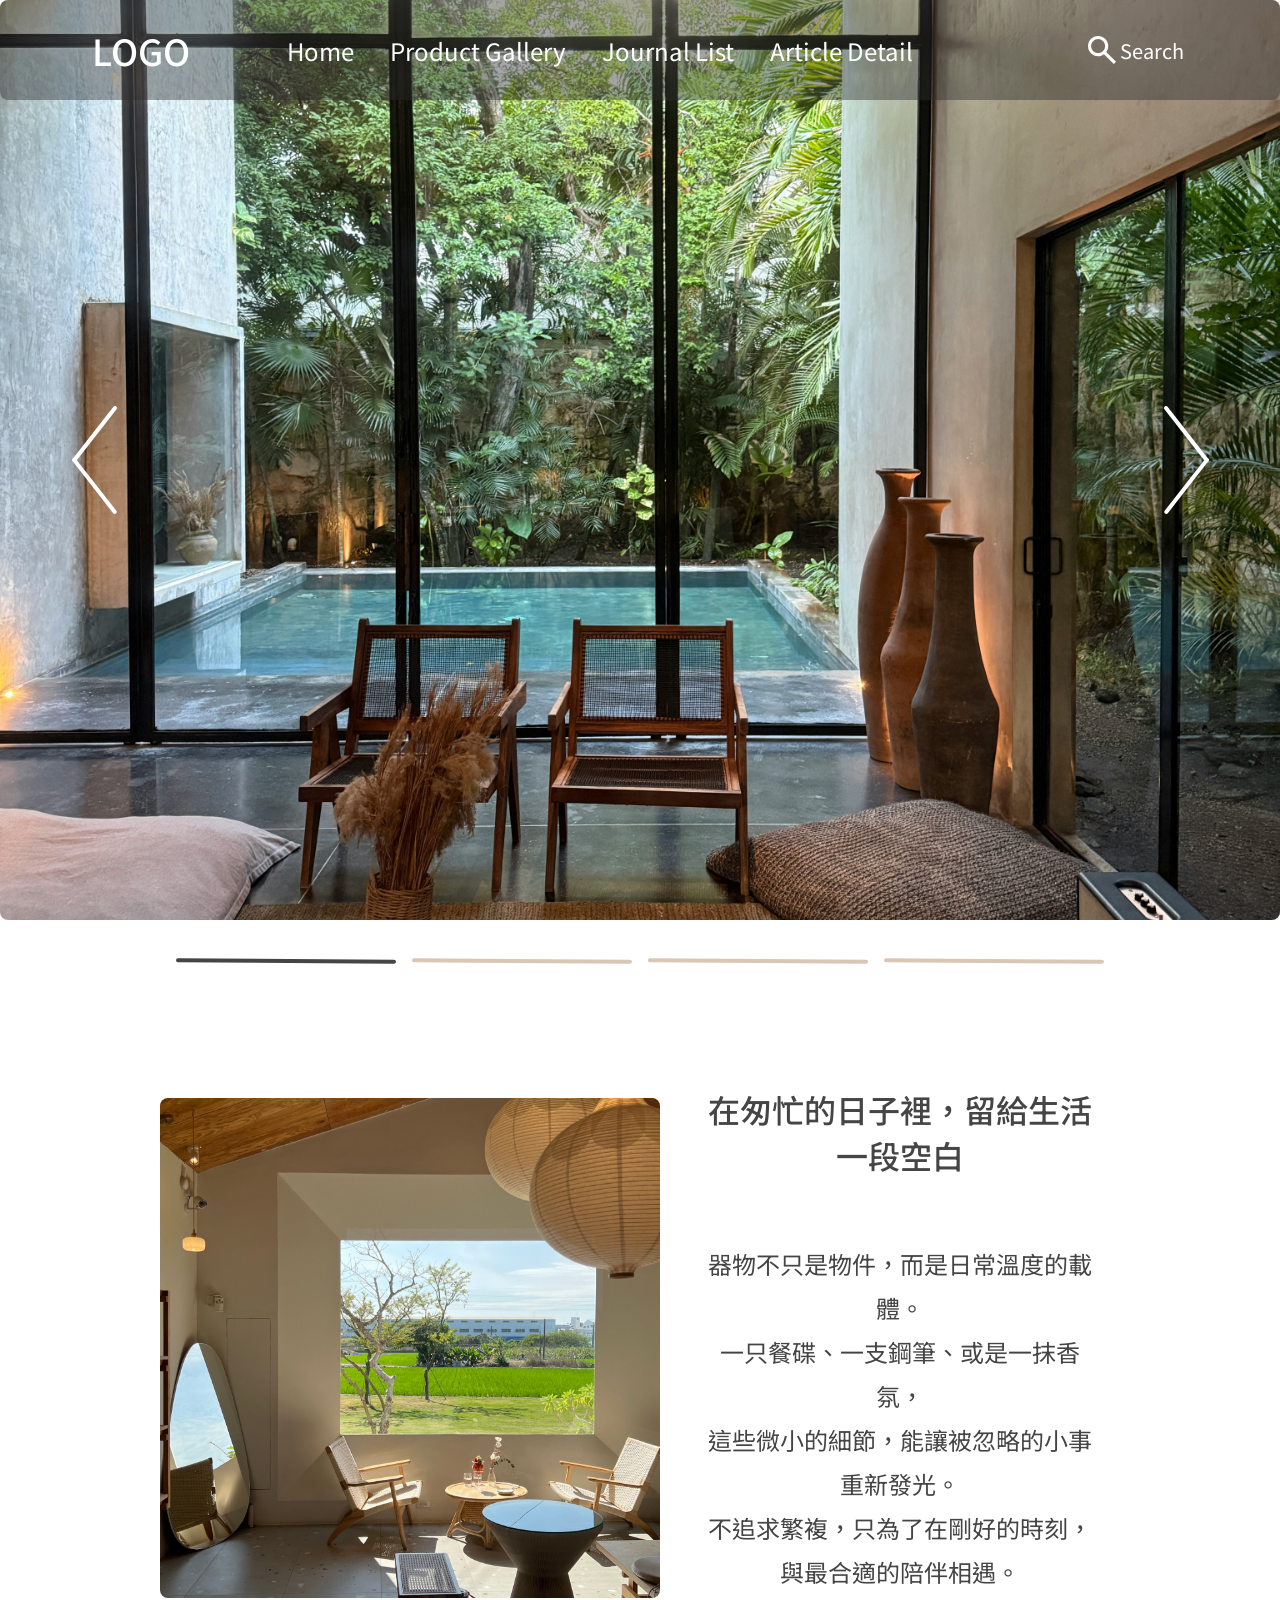
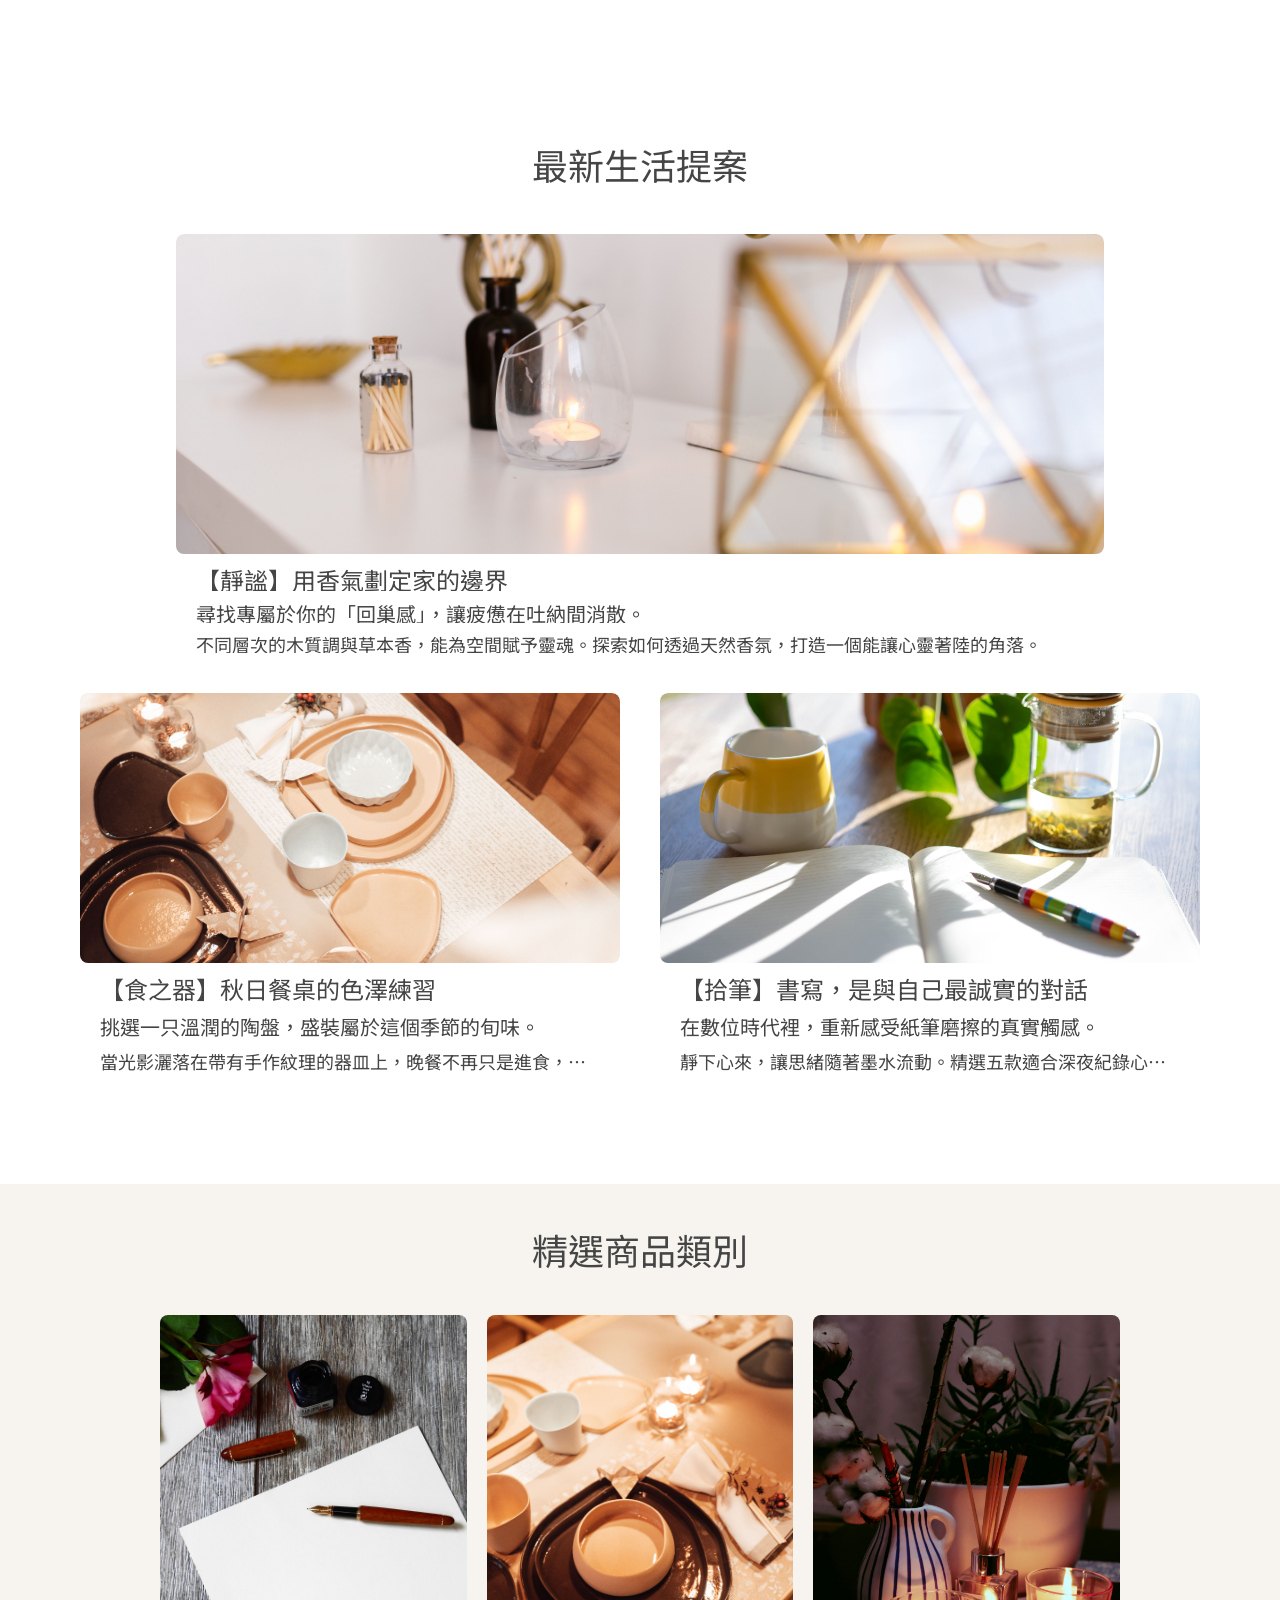
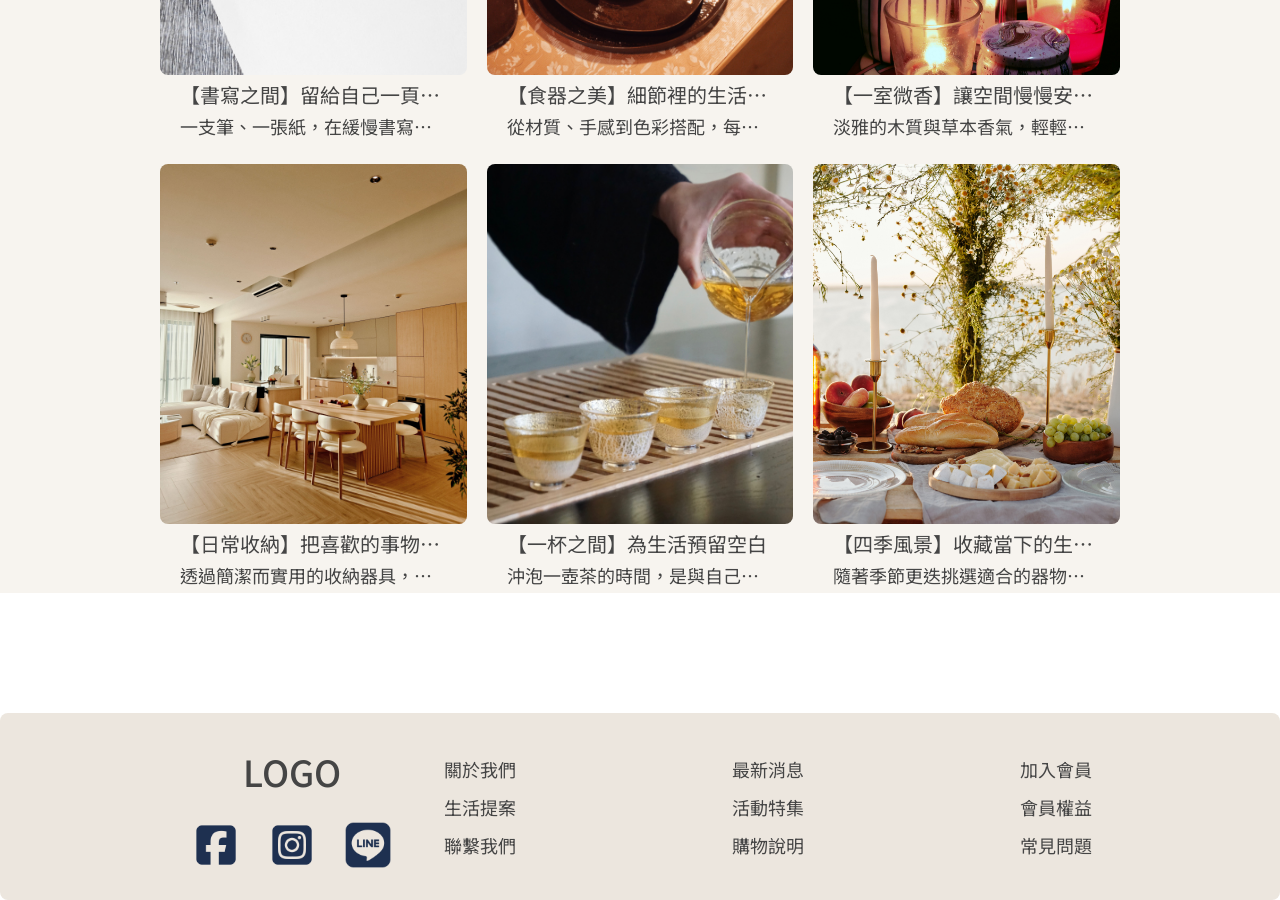
<file: index.html>
<!doctype html>
<html lang="zh-Hant">
  <head>
    <meta charset="utf-8">
    <meta name="viewport" content="width=device-width, initial-scale=1">
    <meta name="description" content="以器物、香氣與生活提案，收藏日常裡值得慢慢感受的片刻。">
    <title>生活選物｜首頁</title>
    <link rel="stylesheet" href="css/styles.css">
    <link rel="stylesheet" href="css/components.css">
    <link rel="stylesheet" href="css/layout.css">
    <script src="js/main.js" defer></script>
  </head>
  <body class="home-page" data-page="home">
    <main>
      <!-- 首頁主視覺與輪播 -->
      <section class="home-hero" aria-label="首頁主視覺" aria-roledescription="輪播圖" data-carousel>
        <div class="home-hero__media" aria-live="polite">
          <div class="home-hero__slide is-current" id="home-hero-slide-1" role="group" aria-label="第 1 張，共 4 張" aria-hidden="false" data-carousel-slide>
            <img src="assets/images/home/home-hero.jpg" alt="落地窗外的綠意庭院與室內木質家具">
          </div>
          <div class="home-hero__slide" id="home-hero-slide-2" role="group" aria-label="第 2 張，共 4 張" aria-hidden="true" data-carousel-slide>
            <img src="assets/images/home/home-hero.jpg" alt="落地窗外的綠意庭院與室內木質家具">
          </div>
          <div class="home-hero__slide" id="home-hero-slide-3" role="group" aria-label="第 3 張，共 4 張" aria-hidden="true" data-carousel-slide>
            <img src="assets/images/home/home-hero.jpg" alt="落地窗外的綠意庭院與室內木質家具">
          </div>
          <div class="home-hero__slide" id="home-hero-slide-4" role="group" aria-label="第 4 張，共 4 張" aria-hidden="true" data-carousel-slide>
            <img src="assets/images/home/home-hero.jpg" alt="落地窗外的綠意庭院與室內木質家具">
          </div>
        </div>

        <!-- 首頁透明頁首 -->
        <header class="site-header site-header--overlay">
          <div class="site-header__inner">
            <a class="site-logo" href="index.html" aria-label="返回首頁">LOGO</a>

            <nav class="primary-navigation" id="primary-navigation" aria-label="主要導覽">
              <ul class="primary-navigation__list">
                <li><a class="primary-navigation__link" href="index.html" aria-current="page">Home</a></li>
                <li><a class="primary-navigation__link" href="products.html">Product Gallery</a></li>
                <li><a class="primary-navigation__link" href="journal.html">Journal List</a></li>
                <li><a class="primary-navigation__link" href="article.html">Article Detail</a></li>
              </ul>
            </nav>

            <button
              class="header-search"
              type="button"
              aria-controls="site-search-panel"
              aria-expanded="false"
              data-search-toggle
            >
              <img src="assets/icons/search.svg" alt="">
              <span>Search</span>
            </button>

            <button
              class="mobile-menu-toggle"
              type="button"
              aria-label="開啟導覽選單"
              aria-controls="primary-navigation"
              aria-expanded="false"
              data-menu-toggle
            >
              <span class="mobile-menu-toggle__line"></span>
              <span class="mobile-menu-toggle__line"></span>
              <span class="mobile-menu-toggle__line"></span>
            </button>
          </div>
        </header>

        <!-- 站內搜尋面板 -->
        <form class="site-search" id="site-search-panel" role="search" aria-label="站內搜尋" data-search-form hidden>
          <div class="site-search__header">
            <h2 class="site-search__title">搜尋生活選物</h2>
            <button class="site-search__close" type="button" aria-label="關閉搜尋" data-search-close>×</button>
          </div>
          <label class="site-search__label" for="site-search-input">輸入關鍵字</label>
          <input
            class="site-search__input"
            id="site-search-input"
            type="search"
            placeholder="例如：香氛、茶器、書寫"
            autocomplete="off"
            data-search-input
          >
          <p class="site-search__summary" aria-live="polite" data-search-summary>可搜尋 0 項內容</p>
        </form>

        <div class="home-hero__arrows">
          <button class="home-hero__arrow" type="button" aria-label="上一張" data-carousel-previous>
            <img src="assets/icons/arrow-left.svg" alt="">
          </button>
          <button class="home-hero__arrow home-hero__arrow--right" type="button" aria-label="下一張" data-carousel-next>
            <img src="assets/icons/arrow-right.svg" alt="">
          </button>
        </div>

        <div class="home-hero__pagination" role="group" aria-label="選擇主視覺圖片">
          <button class="home-hero__pagination-line is-current" type="button" aria-label="切換至第 1 張" aria-controls="home-hero-slide-1" aria-pressed="true" data-carousel-indicator></button>
          <button class="home-hero__pagination-line" type="button" aria-label="切換至第 2 張" aria-controls="home-hero-slide-2" aria-pressed="false" data-carousel-indicator></button>
          <button class="home-hero__pagination-line" type="button" aria-label="切換至第 3 張" aria-controls="home-hero-slide-3" aria-pressed="false" data-carousel-indicator></button>
          <button class="home-hero__pagination-line" type="button" aria-label="切換至第 4 張" aria-controls="home-hero-slide-4" aria-pressed="false" data-carousel-indicator></button>
        </div>
      </section>

      <!-- 搜尋沒有符合內容時顯示完整空結果狀態。 -->
      <section class="search-empty-page" aria-labelledby="site-search-empty-title" data-search-empty-page hidden>
        <div class="search-empty-page__content">
          <h1 class="search-empty-page__title" id="site-search-empty-title">找不到符合條件的選物</h1>
          <p>試著調整搜尋關鍵字，或瀏覽其他生活提案。</p>
        </div>
      </section>

      <!-- 品牌故事 -->
      <section class="home-section brand-story" aria-labelledby="brand-story-title">
        <div class="container brand-story__card article-card article-card--interactive" data-search-item>
          <div class="brand-story__media media">
            <img src="assets/images/home/home-brand-story.jpg" alt="陽光照進木質空間，窗外可見田野景色">
          </div>
          <div class="brand-story__content">
            <h1 class="brand-story__title" id="brand-story-title">在匆忙的日子裡，留給生活一段空白</h1>
            <div class="brand-story__copy">
              <p>器物不只是物件，而是日常溫度的載體。</p>
              <p>一只餐碟、一支鋼筆、或是一抹香氛，</p>
              <p>這些微小的細節，能讓被忽略的小事重新發光。</p>
              <p>不追求繁複，只為了在剛好的時刻，</p>
              <p>與最合適的陪伴相遇。</p>
            </div>
          </div>
        </div>
      </section>

      <!-- 最新生活提案 -->
      <section class="home-section latest-journal" aria-labelledby="latest-journal-title">
        <div class="latest-journal__feature">
          <h2 class="section-heading" id="latest-journal-title">最新生活提案</h2>
          <a class="product-card journal-feature-card" href="article.html" data-search-item>
            <div class="product-card__media media">
              <img src="assets/images/home/home-journal-feature.jpg" alt="白色桌面上的香氛瓶與燭光">
            </div>
            <div class="product-card__content">
              <h3 class="product-card__title">【靜謐】用香氣劃定家的邊界</h3>
              <p class="product-card__subtitle">尋找專屬於你的「回巢感」，讓疲憊在吐納間消散。</p>
              <p class="product-card__description">不同層次的木質調與草本香，能為空間賦予靈魂。探索如何透過天然香氛，打造一個能讓心靈著陸的角落。</p>
            </div>
          </a>
        </div>

        <div class="latest-journal__grid">
          <a class="product-card journal-secondary-card" href="article.html" data-search-item>
            <div class="product-card__media media">
              <img src="assets/images/home/home-journal-table.jpg" alt="暖色餐桌上的陶製餐盤與杯具">
            </div>
            <div class="product-card__content">
              <h3 class="product-card__title">【食之器】秋日餐桌的色澤練習</h3>
              <p class="product-card__subtitle">挑選一只溫潤的陶盤，盛裝屬於這個季節的旬味。</p>
              <p class="product-card__description">當光影灑落在帶有手作紋理的器皿上，晚餐不再只是進食，而是一場感官的洗滌。</p>
            </div>
          </a>

          <a class="product-card journal-secondary-card" href="article.html" data-search-item>
            <div class="product-card__media media">
              <img src="assets/images/home/home-journal-writing.jpg" alt="日光下的筆記本、彩色筆與玻璃茶壺">
            </div>
            <div class="product-card__content">
              <h3 class="product-card__title">【拾筆】書寫，是與自己最誠實的對話</h3>
              <p class="product-card__subtitle">在數位時代裡，重新感受紙筆磨擦的真實觸感。</p>
              <p class="product-card__description">靜下心來，讓思緒隨著墨水流動。精選五款適合深夜紀錄心事的職人鋼筆，找回消失已久的專注。</p>
            </div>
          </a>
        </div>
      </section>

      <!-- 精選商品分類 -->
      <section class="home-section featured-categories" aria-labelledby="featured-categories-title">
        <div class="container featured-categories__inner">
          <h2 class="section-heading" id="featured-categories-title">精選商品類別</h2>

          <div class="featured-categories__grid">
            <a class="product-card product-card--compact category-card" href="products.html" data-search-item>
              <div class="product-card__media media">
                <img src="assets/images/home/home-category-writing.jpg" alt="白紙、木質鋼筆與墨水">
              </div>
              <div class="product-card__content">
                <h3 class="product-card__subtitle">【書寫之間】留給自己一頁安靜時光</h3>
                <p class="product-card__description">一支筆、一張紙，在緩慢書寫的過程裡，重新整理思緒與日常節奏，讓平凡的日子多一份沉澱。</p>
              </div>
            </a>

            <a class="product-card product-card--compact category-card" href="products.html" data-search-item>
              <div class="product-card__media media">
                <img src="assets/images/home/home-category-tableware.jpg" alt="暖色餐桌上的手作食器">
              </div>
              <div class="product-card__content">
                <h3 class="product-card__subtitle">【食器之美】細節裡的生活品味</h3>
                <p class="product-card__description">從材質、手感到色彩搭配，每一件食器都展現對生活細節的溫柔講究。</p>
              </div>
            </a>

            <a class="product-card product-card--compact category-card" href="products.html" data-search-item>
              <div class="product-card__media media">
                <img src="assets/images/home/home-category-fragrance.jpg" alt="燭光、花器與居家香氛">
              </div>
              <div class="product-card__content">
                <h3 class="product-card__subtitle">【一室微香】讓空間慢慢安靜下來</h3>
                <p class="product-card__description">淡雅的木質與草本香氣，輕輕填滿生活角落，為忙碌的日常保留片刻餘裕。</p>
              </div>
            </a>

            <a class="product-card product-card--compact category-card" href="products.html" data-search-item>
              <div class="product-card__media media">
                <img src="assets/images/home/home-category-storage.jpg" alt="明亮整齊的木質居家空間">
              </div>
              <div class="product-card__content">
                <h3 class="product-card__subtitle">【日常收納】把喜歡的事物留在視線裡</h3>
                <p class="product-card__description">透過簡潔而實用的收納器具，讓生活回歸秩序，也讓每件物品都有自己的位置。</p>
              </div>
            </a>

            <a class="product-card product-card--compact category-card" href="products.html" data-search-item>
              <div class="product-card__media media">
                <img src="assets/images/home/home-category-tea.jpg" alt="手沖茶注入透明玻璃茶杯">
              </div>
              <div class="product-card__content">
                <h3 class="product-card__subtitle">【一杯之間】為生活預留空白</h3>
                <p class="product-card__description">沖泡一壺茶的時間，是與自己相處的片刻。讓溫潤器皿陪伴每個緩慢而美好的日常。</p>
              </div>
            </a>

            <a class="product-card product-card--compact category-card" href="products.html" data-search-item>
              <div class="product-card__media media">
                <img src="assets/images/home/home-category-seasons.jpg" alt="陽光窗邊的麵包、水果與餐桌風景">
              </div>
              <div class="product-card__content">
                <h3 class="product-card__subtitle">【四季風景】收藏當下的生活溫度</h3>
                <p class="product-card__description">隨著季節更迭挑選適合的器物與香氣，將自然的節奏融入居家日常，感受時間流動的美好。</p>
              </div>
            </a>
          </div>
        </div>
      </section>
    </main>

    <!-- 全站頁尾 -->
    <footer class="site-footer">
      <div class="site-footer__inner">
        <div class="site-footer__brand">
          <a class="site-footer__logo" href="index.html" aria-label="返回首頁">LOGO</a>
          <div class="site-footer__socials">
            <a class="site-footer__social-link" href="#" aria-label="Facebook">
              <img src="assets/icons/facebook.png" alt="">
            </a>
            <a class="site-footer__social-link" href="#" aria-label="Instagram">
              <img src="assets/icons/instagram.png" alt="">
            </a>
            <a class="site-footer__social-link" href="#" aria-label="LINE">
              <img src="assets/icons/line.png" alt="">
            </a>
          </div>
        </div>

        <nav class="site-footer__links" aria-label="頁尾資訊">
          <div class="site-footer__column">
            <a class="site-footer__link" href="#brand-story-title">關於我們</a>
            <a class="site-footer__link" href="journal.html">生活提案</a>
            <a class="site-footer__link" href="mailto:hello@example.com">聯繫我們</a>
          </div>
          <div class="site-footer__column">
            <a class="site-footer__link" href="journal.html">最新消息</a>
            <a class="site-footer__link" href="journal.html">活動特集</a>
            <a class="site-footer__link" href="products.html">購物說明</a>
          </div>
          <div class="site-footer__column">
            <a class="site-footer__link" href="index.html">加入會員</a>
            <a class="site-footer__link" href="index.html">會員權益</a>
            <a class="site-footer__link" href="index.html">常見問題</a>
          </div>
        </nav>
      </div>
    </footer>
  </body>
</html>
</file>
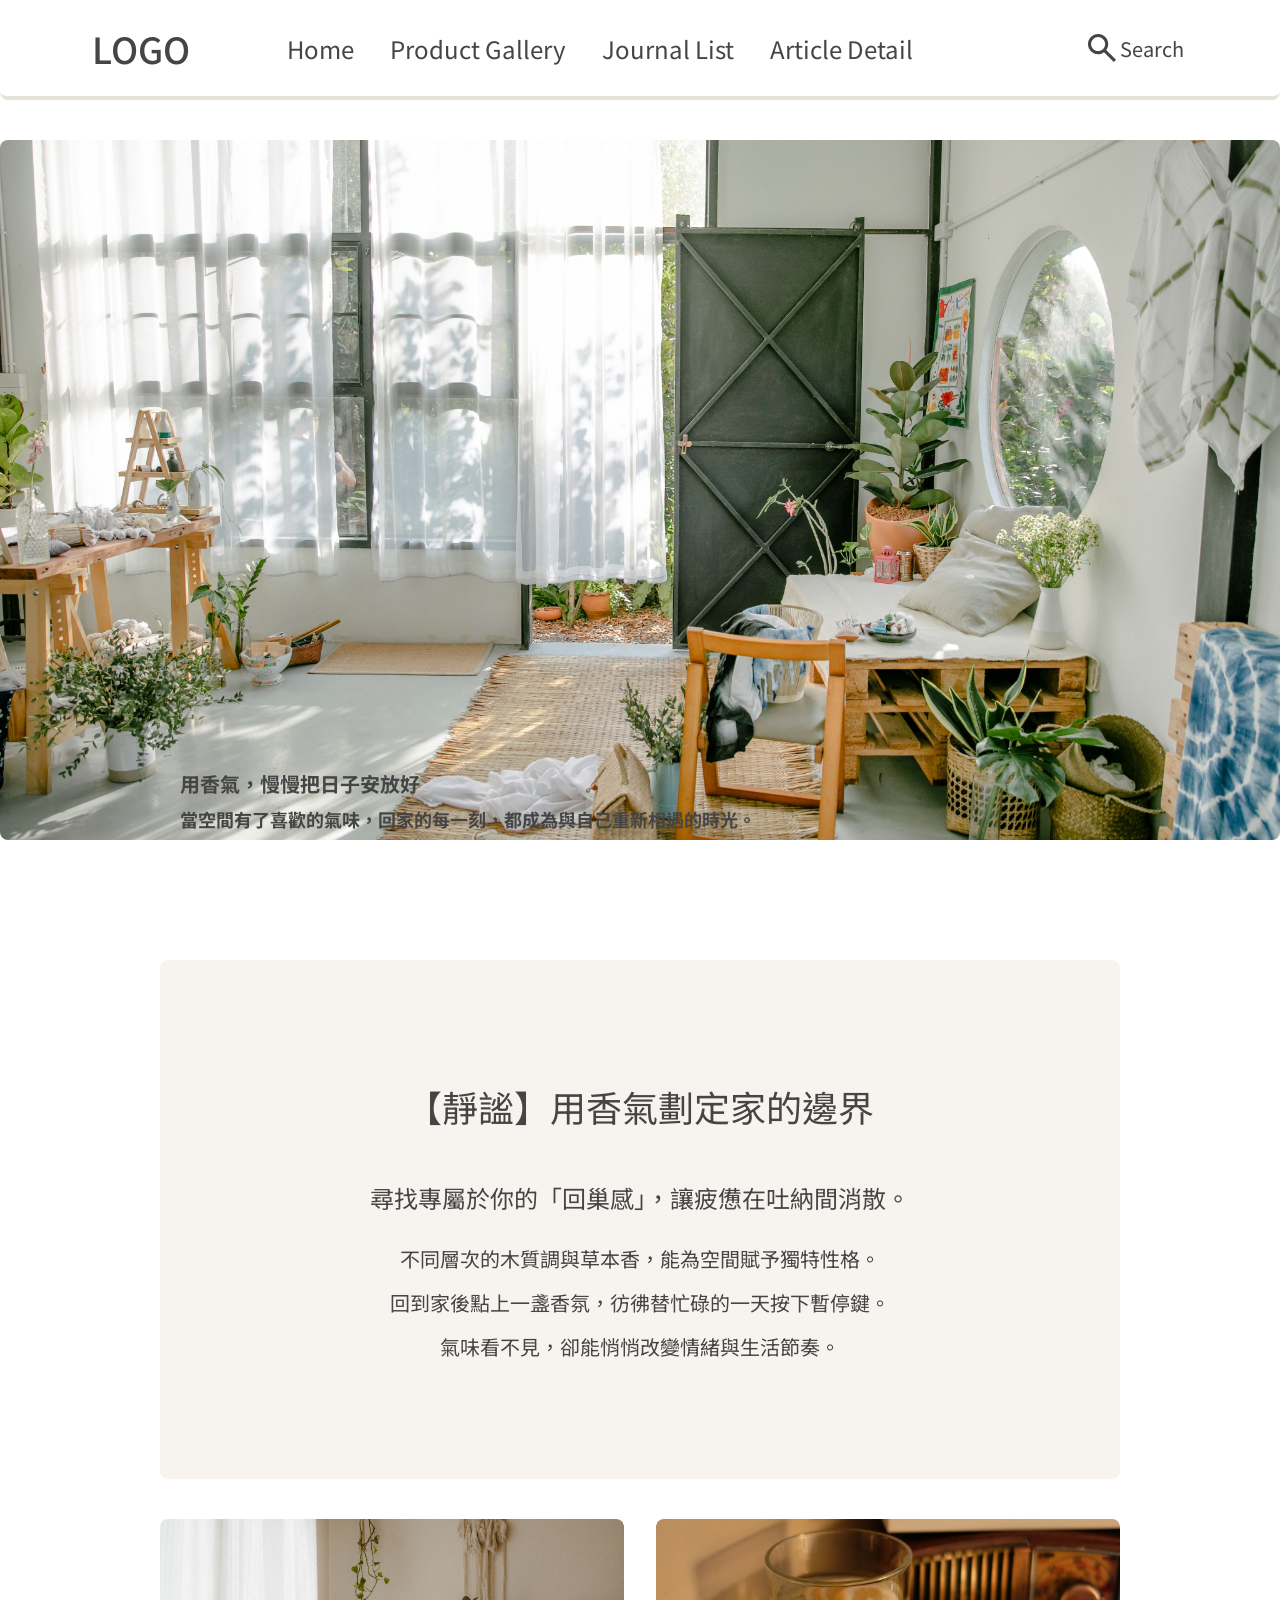
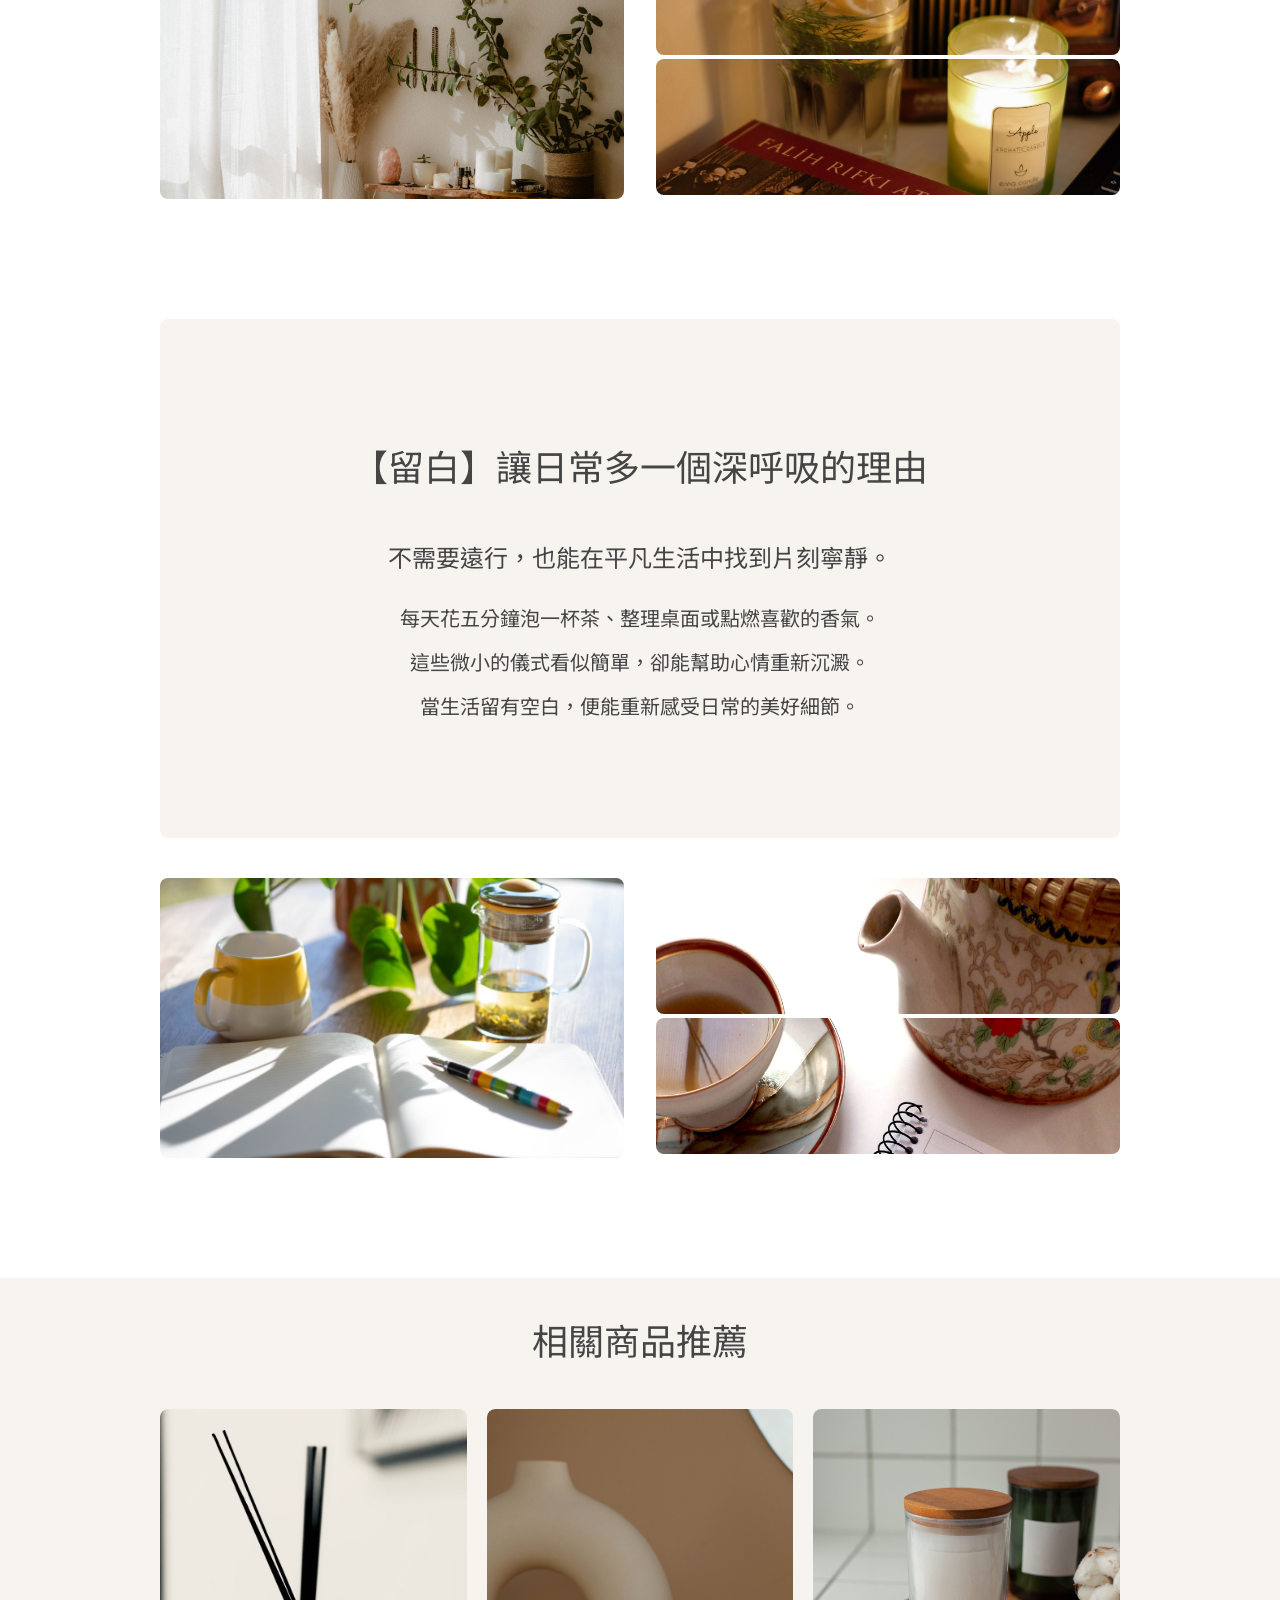
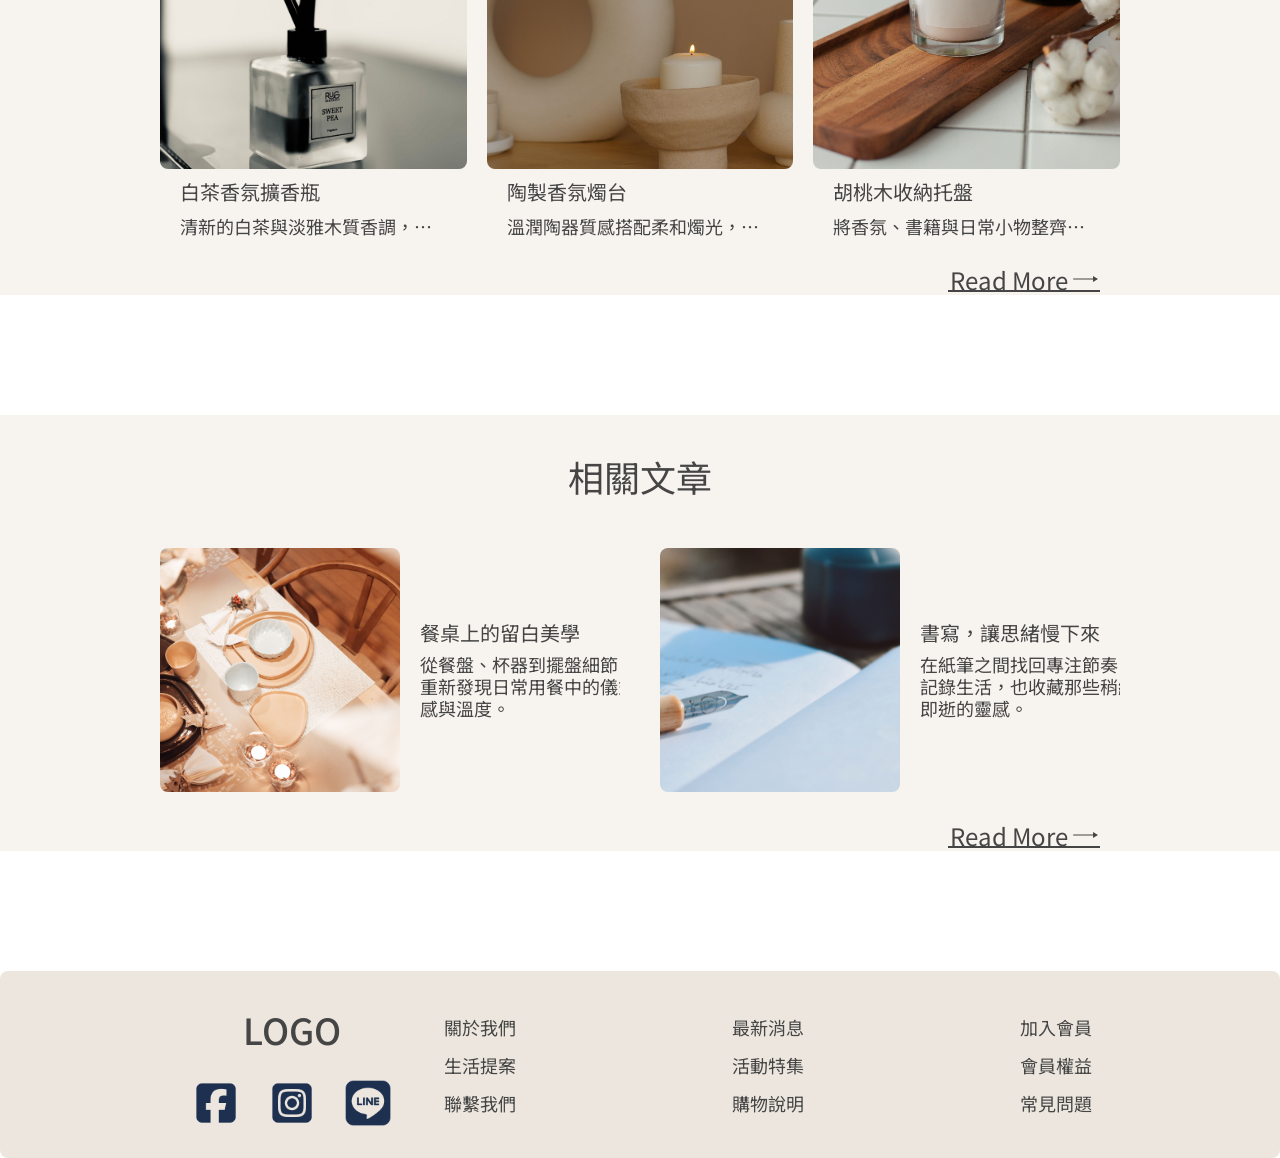
<file: article.html>
<!doctype html>
<html lang="zh-Hant">
  <head>
    <meta charset="utf-8">
    <meta name="viewport" content="width=device-width, initial-scale=1">
    <title>生活選物｜專欄內文</title>
    <link rel="stylesheet" href="css/styles.css">
    <link rel="stylesheet" href="css/components.css">
    <link rel="stylesheet" href="css/layout.css">
    <script src="js/main.js" defer></script>
  </head>
  <body data-page="article">
    <!-- 全站頁首 -->
    <header class="site-header site-header--default">
      <div class="site-header__inner">
        <a class="site-logo" href="index.html" aria-label="返回首頁">LOGO</a>
        <nav class="primary-navigation" id="primary-navigation" aria-label="主要導覽">
          <ul class="primary-navigation__list">
            <li><a class="primary-navigation__link" href="index.html">Home</a></li>
            <li><a class="primary-navigation__link" href="products.html">Product Gallery</a></li>
            <li><a class="primary-navigation__link" href="journal.html">Journal List</a></li>
            <li><a class="primary-navigation__link" href="article.html" aria-current="page">Article Detail</a></li>
          </ul>
        </nav>
        <button class="header-search" type="button" aria-controls="site-search-panel" aria-expanded="false" data-search-toggle>
          <img src="assets/icons/search.svg" alt="">
          <span>Search</span>
        </button>
        <button class="mobile-menu-toggle" type="button" aria-label="開啟導覽選單" aria-controls="primary-navigation" aria-expanded="false" data-menu-toggle>
          <span class="mobile-menu-toggle__line"></span>
          <span class="mobile-menu-toggle__line"></span>
          <span class="mobile-menu-toggle__line"></span>
        </button>
      </div>
    </header>

    <!-- 站內搜尋面板 -->
    <form class="site-search" id="site-search-panel" role="search" aria-label="站內搜尋" data-search-form hidden>
      <div class="site-search__header">
        <h2 class="site-search__title">搜尋生活選物</h2>
        <button class="site-search__close" type="button" aria-label="關閉搜尋" data-search-close>×</button>
      </div>
      <label class="site-search__label" for="site-search-input">輸入關鍵字</label>
      <input class="site-search__input" id="site-search-input" type="search" placeholder="例如：香氛、茶器、書寫" autocomplete="off" data-search-input>
      <p class="site-search__summary" aria-live="polite" data-search-summary>可搜尋 0 項內容</p>
    </form>

    <main class="page-shell article-page">
      <!-- 搜尋沒有符合內容時顯示完整空結果狀態。 -->
      <section class="search-empty-page" aria-labelledby="site-search-empty-title" data-search-empty-page hidden>
        <div class="search-empty-page__content">
          <h1 class="search-empty-page__title" id="site-search-empty-title">找不到符合條件的選物</h1>
          <p>試著調整搜尋關鍵字，或瀏覽其他生活提案。</p>
        </div>
      </section>

      <!-- 文章頁主視覺 -->
      <section class="page-hero page-hero--article" aria-labelledby="article-hero-title">
        <img src="assets/images/article/article-hero.jpg" alt="陽光灑落、充滿植物與生活器物的明亮居家空間">
        <div class="container page-hero__caption">
          <h1 id="article-hero-title">用香氣，慢慢把日子安放好</h1>
          <p>當空間有了喜歡的氣味，回家的每一刻，都成為與自己重新相遇的時光。</p>
        </div>
      </section>

      <!-- 專欄文章內容 -->
      <article aria-label="專欄文章內容">
        <!-- 打造安靜的生活空間 -->
        <section class="page-section article-content-section" aria-labelledby="article-section-quiet-title">
          <div class="container article-content-section__inner">
            <div class="article-body-card">
              <div class="article-body-card__text">
                <div class="article-body-card__heading">
                  <h2 id="article-section-quiet-title">【靜謐】用香氣劃定家的邊界</h2>
                  <p>尋找專屬於你的「回巢感」，讓疲憊在吐納間消散。</p>
                </div>
                <div class="article-body-card__copy">
                  <p>不同層次的木質調與草本香，能為空間賦予獨特性格。</p>
                  <p>回到家後點上一盞香氛，彷彿替忙碌的一天按下暫停鍵。</p>
                  <p>氣味看不見，卻能悄悄改變情緒與生活節奏。</p>
                </div>
              </div>
            </div>

            <div class="article-gallery" role="group" aria-label="香氣與靜謐生活圖片">
              <div class="article-gallery__feature media">
                <img src="assets/images/article/article-quiet-space.jpg" alt="窗邊以植物、蠟燭與自然材質佈置的安靜角落">
              </div>
              <div class="article-gallery__stack">
                <div class="media article-gallery__crop article-gallery__crop--quiet-top">
                  <img src="assets/images/article/article-quiet-scent.jpg" alt="玻璃杯、香氛蠟燭與復古收音機">
                </div>
                <div class="media">
                  <img src="assets/images/article/article-quiet-scent.jpg" alt="香氛蠟燭與桌上書籍">
                </div>
              </div>
            </div>
          </div>
        </section>

        <!-- 留白與空間安排 -->
        <section class="page-section article-content-section" aria-labelledby="article-section-breathing-title">
          <div class="container article-content-section__inner">
            <div class="article-body-card">
              <div class="article-body-card__text">
                <div class="article-body-card__heading">
                  <h2 id="article-section-breathing-title">【留白】讓日常多一個深呼吸的理由</h2>
                  <p>不需要遠行，也能在平凡生活中找到片刻寧靜。</p>
                </div>
                <div class="article-body-card__copy">
                  <p>每天花五分鐘泡一杯茶、整理桌面或點燃喜歡的香氣。</p>
                  <p>這些微小的儀式看似簡單，卻能幫助心情重新沉澱。</p>
                  <p>當生活留有空白，便能重新感受日常的美好細節。</p>
                </div>
              </div>
            </div>

            <div class="article-gallery" role="group" aria-label="留白與日常茶席圖片">
              <div class="article-gallery__feature media">
                <img src="assets/images/article/article-breathing-room.jpg" alt="陽光下的茶杯、玻璃茶壺與攤開的筆記本">
              </div>
              <div class="article-gallery__stack">
                <div class="media article-gallery__crop article-gallery__crop--breathing-top">
                  <img src="assets/images/article/article-tea-still-life.jpg" alt="陶瓷茶杯與花紋茶壺">
                </div>
                <div class="media article-gallery__crop article-gallery__crop--breathing-bottom">
                  <img src="assets/images/article/article-tea-still-life.jpg" alt="茶具與線圈筆記本">
                </div>
              </div>
            </div>
          </div>
        </section>
      </article>

      <!-- 相關商品推薦 -->
      <section class="page-section related-products" aria-labelledby="related-products-title">
        <div class="container related-products__recommendations">
          <h2 class="section-heading related-products__heading" id="related-products-title">相關商品推薦</h2>
          <div class="related-products__grid">
            <a class="product-card product-card--compact related-product-card" href="products.html" data-search-item>
              <div class="product-card__media media">
                <img src="assets/images/article/article-related-diffuser.jpg" alt="黑色藤枝與透明方瓶組成的白茶香氛擴香瓶">
              </div>
              <div class="product-card__content">
                <h3 class="product-card__subtitle">白茶香氛擴香瓶</h3>
                <p class="product-card__description">清新的白茶與淡雅木質香調，營造安定而溫柔的居家氛圍。</p>
              </div>
            </a>

            <a class="product-card product-card--compact related-product-card" href="products.html" data-search-item>
              <div class="product-card__media media">
                <img src="assets/images/article/article-related-candle-holder.jpg" alt="柔和燭光映照的米色陶製香氛燭台">
              </div>
              <div class="product-card__content">
                <h3 class="product-card__subtitle">陶製香氛燭台</h3>
                <p class="product-card__description">溫潤陶器質感搭配柔和燭光，讓夜晚多一份沉靜與陪伴。</p>
              </div>
            </a>

            <a class="product-card product-card--compact related-product-card" href="products.html" data-search-item>
              <div class="product-card__media media">
                <img src="assets/images/article/article-related-walnut-tray.jpg" alt="擺放香氛玻璃罐與棉花枝的胡桃木收納托盤">
              </div>
              <div class="product-card__content">
                <h3 class="product-card__subtitle">胡桃木收納托盤</h3>
                <p class="product-card__description">將香氛、書籍與日常小物整齊收納，打造簡潔舒適的生活角落。</p>
              </div>
            </a>
          </div>
        </div>
        <div class="container related-products__read-more-row">
          <a class="text-link text-link--figma" href="products.html">
            <span class="text-link__label">Read More</span>
            <img class="text-link__line" src="assets/icons/read-more-line.svg" alt="" aria-hidden="true">
            <img class="text-link__arrow" src="assets/icons/read-more-arrow.svg" alt="" aria-hidden="true">
          </a>
        </div>
      </section>

      <!-- 延伸閱讀 -->
      <section class="page-section related-articles" aria-labelledby="related-articles-title">
        <div class="container related-articles__recommendations">
          <h2 class="section-heading related-articles__heading" id="related-articles-title">相關文章</h2>
          <div class="related-articles__grid">
            <a class="article-card article-card--interactive related-article-card" href="article.html" data-search-item>
              <div class="related-article-card__media media">
                <img src="assets/images/article/article-related-table.jpg" alt="暖色燭光下以餐盤與杯器佈置的木質餐桌">
              </div>
              <div class="product-card__content related-article-card__content">
                <h3 class="product-card__subtitle">餐桌上的留白美學</h3>
                <p class="product-card__description">從餐盤、杯器到擺盤細節，重新發現日常用餐中的儀式感與溫度。</p>
              </div>
            </a>

            <a class="article-card article-card--interactive related-article-card" href="article.html" data-search-item>
              <div class="related-article-card__media related-article-card__media--writing media">
                <img src="assets/images/article/article-related-writing.jpg" alt="陽光下的鋼筆、紙張與藍色墨水瓶">
              </div>
              <div class="product-card__content related-article-card__content">
                <h3 class="product-card__subtitle">書寫，讓思緒慢下來</h3>
                <p class="product-card__description">在紙筆之間找回專注節奏，記錄生活，也收藏那些稍縱即逝的靈感。</p>
              </div>
            </a>
          </div>
        </div>
        <div class="container related-articles__read-more-row">
          <a class="text-link text-link--figma" href="journal.html">
            <span class="text-link__label">Read More</span>
            <img class="text-link__line" src="assets/icons/read-more-line.svg" alt="" aria-hidden="true">
            <img class="text-link__arrow" src="assets/icons/read-more-arrow.svg" alt="" aria-hidden="true">
          </a>
        </div>
      </section>
    </main>

    <!-- 全站頁尾 -->
    <footer class="site-footer">
      <div class="site-footer__inner">
        <div class="site-footer__brand">
          <a class="site-footer__logo" href="index.html" aria-label="返回首頁">LOGO</a>
          <div class="site-footer__socials">
            <a class="site-footer__social-link" href="#" aria-label="Facebook">
              <img src="assets/icons/facebook.png" alt="">
            </a>
            <a class="site-footer__social-link" href="#" aria-label="Instagram">
              <img src="assets/icons/instagram.png" alt="">
            </a>
            <a class="site-footer__social-link" href="#" aria-label="LINE">
              <img src="assets/icons/line.png" alt="">
            </a>
          </div>
        </div>
        <nav class="site-footer__links" aria-label="頁尾資訊">
          <div class="site-footer__column"><a class="site-footer__link" href="index.html#brand-story-title">關於我們</a><a class="site-footer__link" href="journal.html">生活提案</a><a class="site-footer__link" href="mailto:hello@example.com">聯繫我們</a></div>
          <div class="site-footer__column"><a class="site-footer__link" href="journal.html">最新消息</a><a class="site-footer__link" href="journal.html">活動特集</a><a class="site-footer__link" href="products.html">購物說明</a></div>
          <div class="site-footer__column"><a class="site-footer__link" href="index.html">加入會員</a><a class="site-footer__link" href="index.html">會員權益</a><a class="site-footer__link" href="index.html">常見問題</a></div>
        </nav>
      </div>
    </footer>
  </body>
</html>
</file>
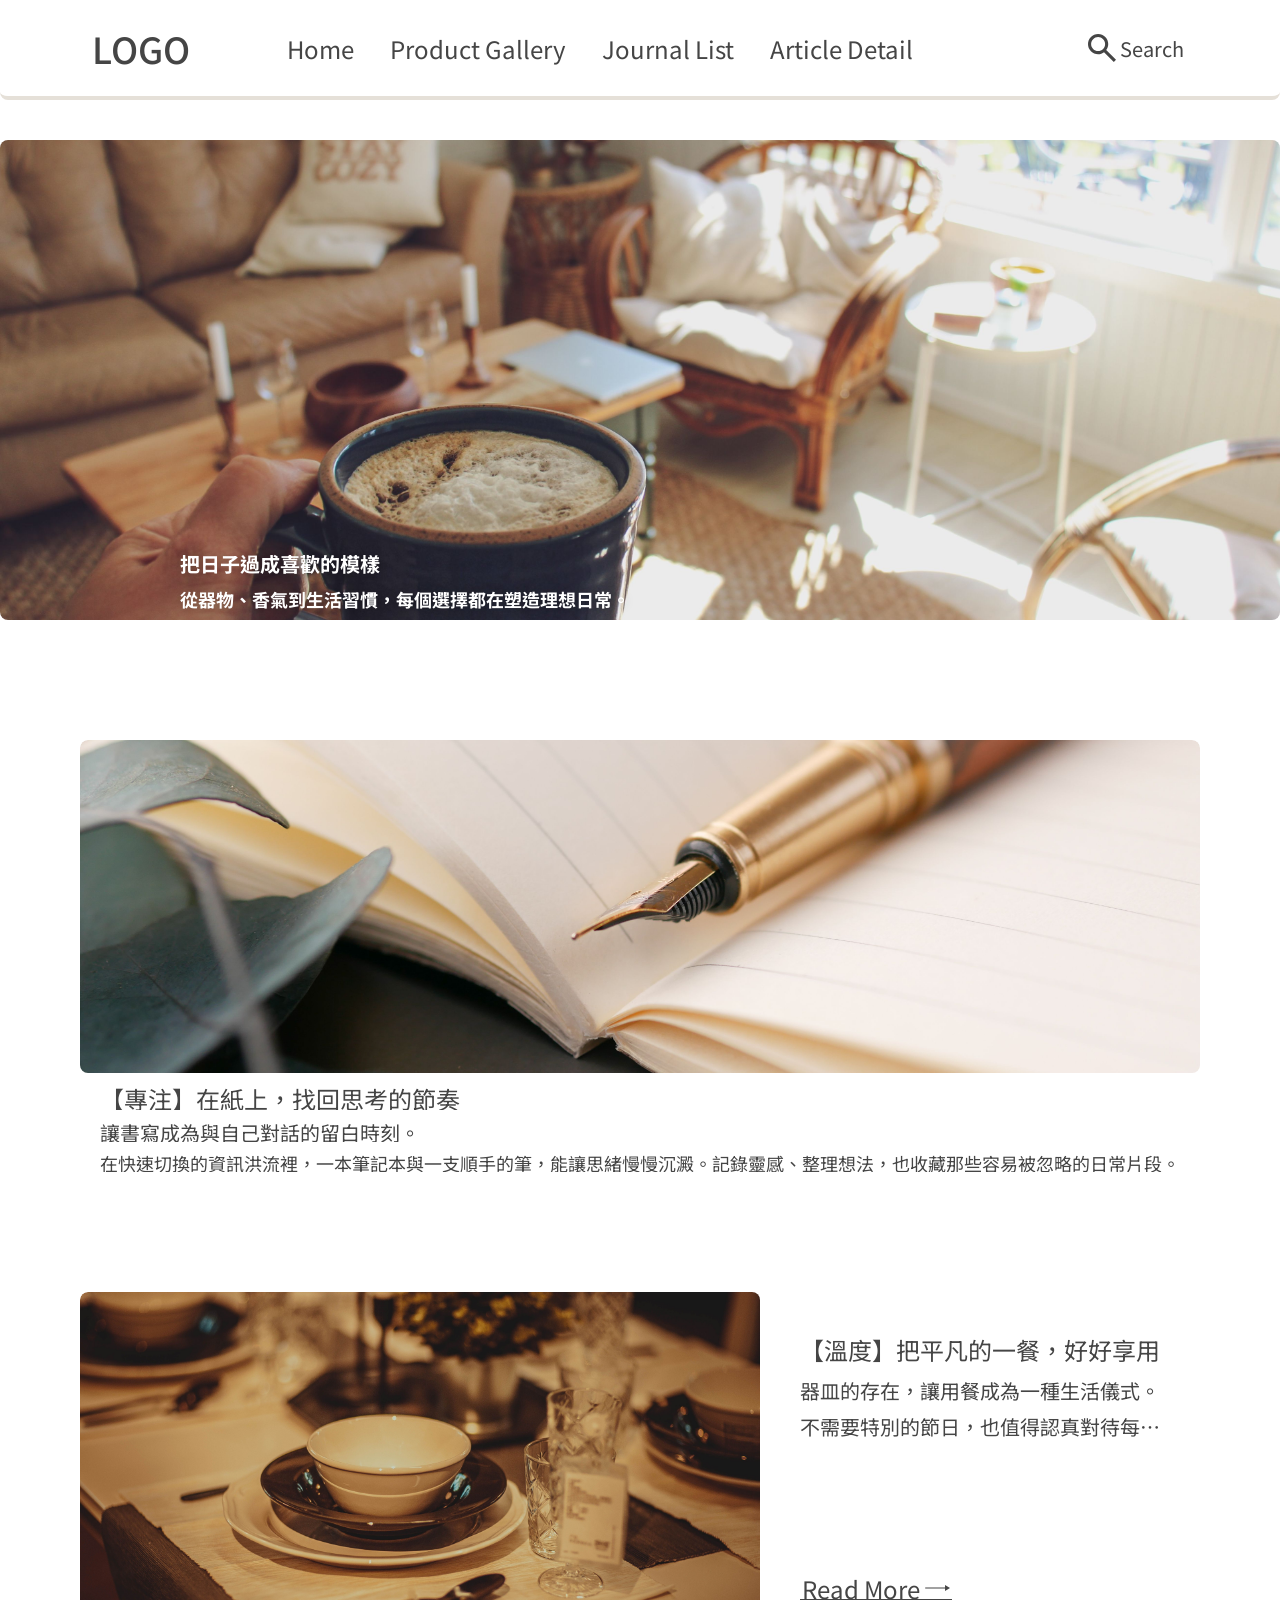
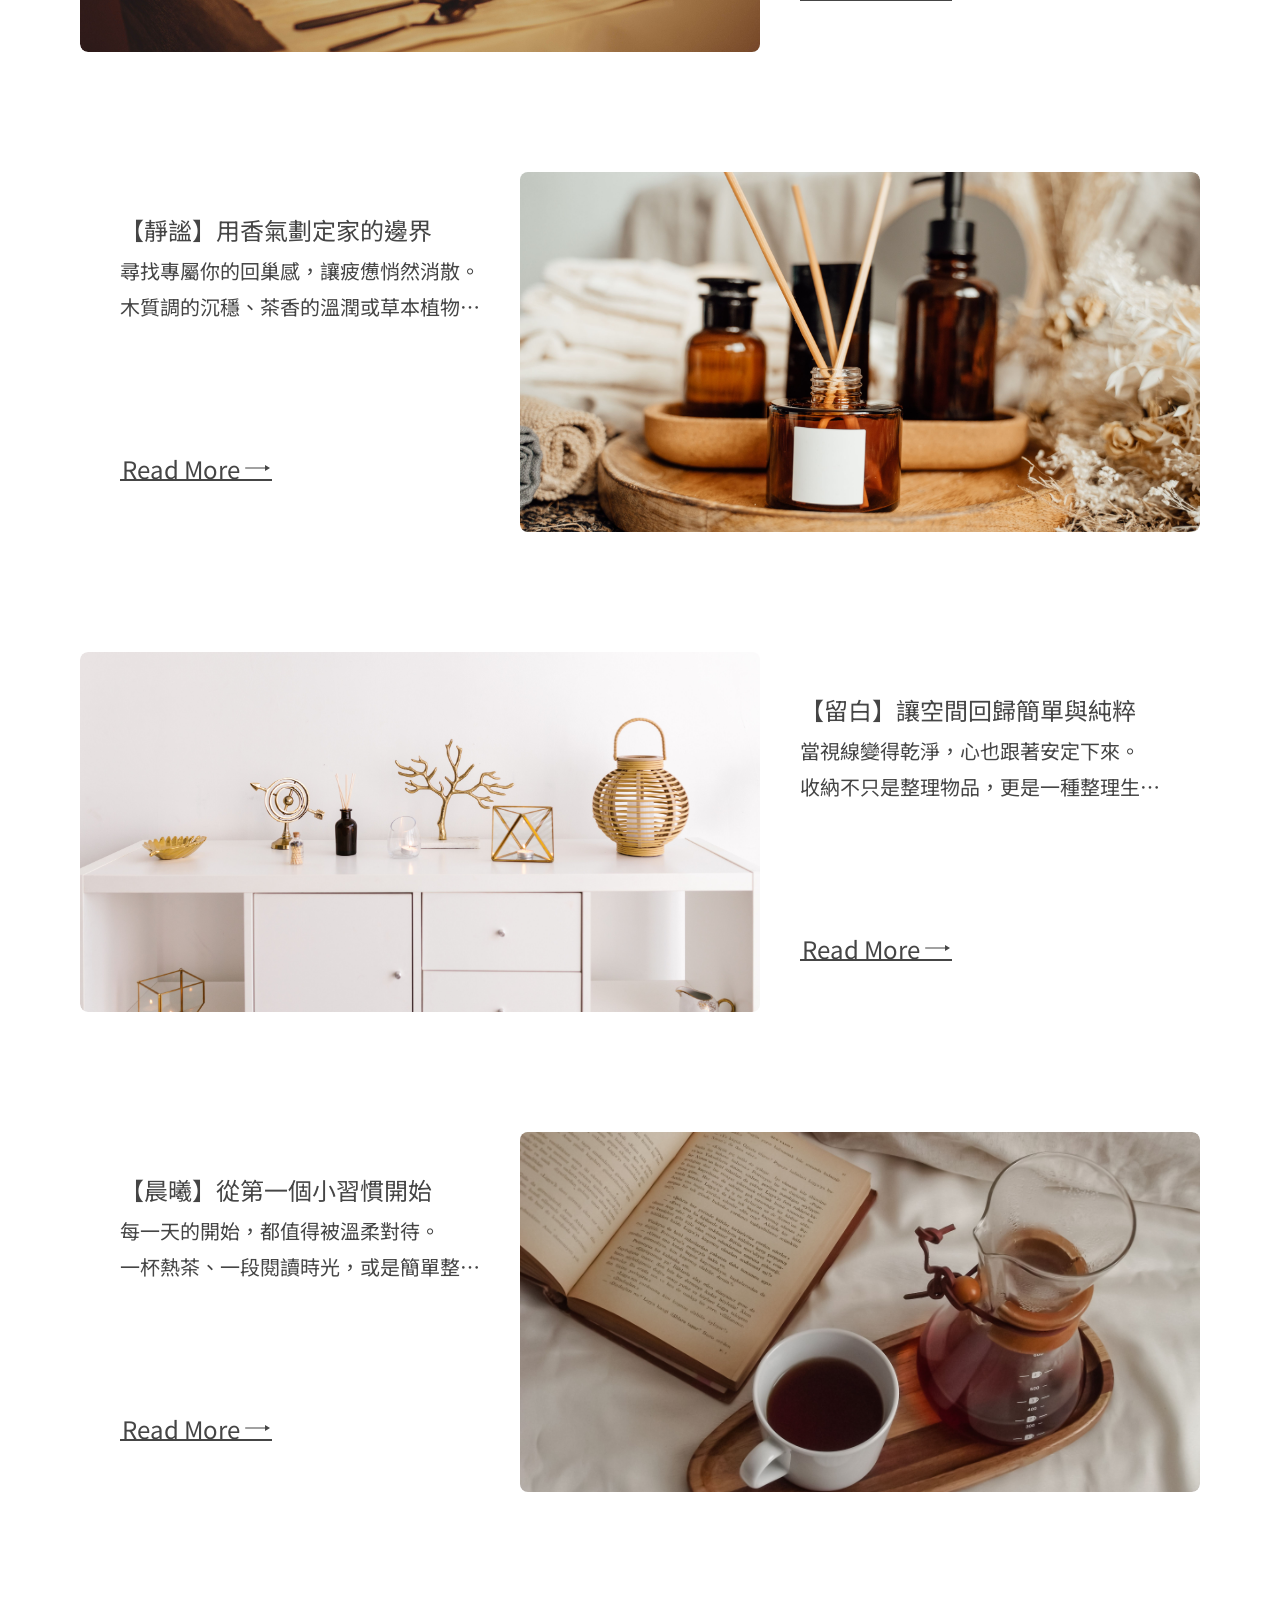
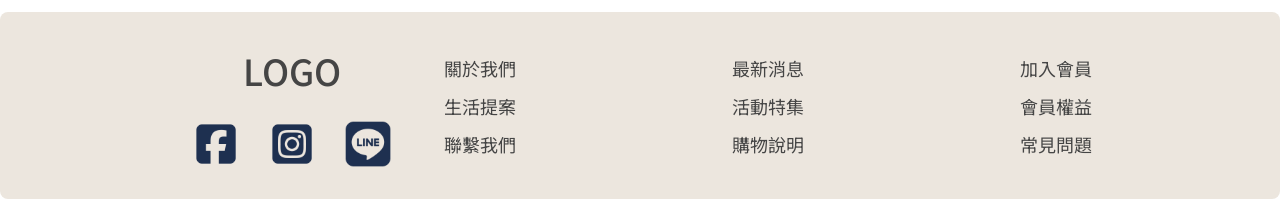
<file: journal.html>
<!doctype html>
<html lang="zh-Hant">
  <head>
    <meta charset="utf-8">
    <meta name="viewport" content="width=device-width, initial-scale=1">
    <title>生活選物｜生活提案</title>
    <link rel="stylesheet" href="css/styles.css">
    <link rel="stylesheet" href="css/components.css">
    <link rel="stylesheet" href="css/layout.css">
    <script src="js/main.js" defer></script>
  </head>
  <body data-page="journal">
    <!-- 全站頁首 -->
    <header class="site-header site-header--default">
      <div class="site-header__inner">
        <a class="site-logo" href="index.html" aria-label="返回首頁">LOGO</a>
        <nav class="primary-navigation" id="primary-navigation" aria-label="主要導覽">
          <ul class="primary-navigation__list">
            <li><a class="primary-navigation__link" href="index.html">Home</a></li>
            <li><a class="primary-navigation__link" href="products.html">Product Gallery</a></li>
            <li><a class="primary-navigation__link" href="journal.html" aria-current="page">Journal List</a></li>
            <li><a class="primary-navigation__link" href="article.html">Article Detail</a></li>
          </ul>
        </nav>
        <button class="header-search" type="button" aria-controls="site-search-panel" aria-expanded="false" data-search-toggle>
          <img src="assets/icons/search.svg" alt="">
          <span>Search</span>
        </button>
        <button class="mobile-menu-toggle" type="button" aria-label="開啟導覽選單" aria-controls="primary-navigation" aria-expanded="false" data-menu-toggle>
          <span class="mobile-menu-toggle__line"></span>
          <span class="mobile-menu-toggle__line"></span>
          <span class="mobile-menu-toggle__line"></span>
        </button>
      </div>
    </header>

    <!-- 站內搜尋面板 -->
    <form class="site-search" id="site-search-panel" role="search" aria-label="站內搜尋" data-search-form hidden>
      <div class="site-search__header">
        <h2 class="site-search__title">搜尋生活選物</h2>
        <button class="site-search__close" type="button" aria-label="關閉搜尋" data-search-close>×</button>
      </div>
      <label class="site-search__label" for="site-search-input">輸入關鍵字</label>
      <input class="site-search__input" id="site-search-input" type="search" placeholder="例如：香氛、茶器、書寫" autocomplete="off" data-search-input>
      <p class="site-search__summary" aria-live="polite" data-search-summary>可搜尋 0 項內容</p>
    </form>

    <main class="page-shell journal-page">
      <!-- 搜尋沒有符合內容時顯示完整空結果狀態。 -->
      <section class="search-empty-page" aria-labelledby="site-search-empty-title" data-search-empty-page hidden>
        <div class="search-empty-page__content">
          <h1 class="search-empty-page__title" id="site-search-empty-title">找不到符合條件的選物</h1>
          <p>試著調整搜尋關鍵字，或瀏覽其他生活提案。</p>
        </div>
      </section>

      <!-- 生活提案頁主視覺 -->
      <section class="page-hero page-hero--compact" aria-labelledby="journal-hero-title">
        <img src="assets/images/journal/journal-hero.jpg" alt="手持咖啡杯、沐浴在陽光中的居家空間">
        <div class="container page-hero__caption page-hero__caption--light">
          <h1 id="journal-hero-title">把日子過成喜歡的模樣</h1>
          <p>從器物、香氣到生活習慣，每個選擇都在塑造理想日常。</p>
        </div>
      </section>

      <!-- 生活提案文章列表 -->
      <section class="page-section" aria-label="生活提案專欄">
        <div class="container page-section__inner">
          <div class="journal-list">
            <a class="article-card article-card--interactive journal-lead-card" href="article.html" data-search-item>
              <div class="journal-lead-card__media media">
                <img src="assets/images/journal/journal-focus-writing.jpg" alt="攤開的筆記本、黃銅鋼筆與綠葉">
              </div>
              <div class="product-card__content journal-lead-card__content">
                <h2 class="product-card__title">【專注】在紙上，找回思考的節奏</h2>
                <p class="product-card__subtitle">讓書寫成為與自己對話的留白時刻。</p>
                <p class="product-card__description">在快速切換的資訊洪流裡，一本筆記本與一支順手的筆，能讓思緒慢慢沉澱。記錄靈感、整理想法，也收藏那些容易被忽略的日常片段。</p>
              </div>
            </a>

            <article class="article-card article-card--interactive journal-split-card" data-search-item>
              <div class="journal-split-card__media media">
                <img src="assets/images/journal/journal-warm-table.jpg" alt="燭光餐桌上的餐盤、酒杯與花材">
              </div>
              <div class="journal-split-card__content">
                <div class="journal-split-card__text">
                  <h2 class="journal-split-card__title">【溫度】把平凡的一餐，好好享用</h2>
                  <p class="journal-split-card__subtitle">器皿的存在，讓用餐成為一種生活儀式。</p>
                  <p class="journal-split-card__description">不需要特別的節日，也值得認真對待每一次用餐。選擇喜歡的餐盤與杯器，讓簡單的料理多一份溫度，讓忙碌的生活多一點從容。</p>
                </div>
                <a class="text-link text-link--figma" href="article.html">
                  <span class="text-link__label">Read More</span>
                  <img class="text-link__line" src="assets/icons/read-more-line.svg" alt="" aria-hidden="true">
                  <img class="text-link__arrow" src="assets/icons/read-more-arrow.svg" alt="" aria-hidden="true">
                </a>
              </div>
            </article>

            <article class="article-card article-card--interactive journal-split-card journal-split-card--reverse" data-search-item>
              <div class="journal-split-card__media media">
                <img src="assets/images/journal/journal-quiet-scent.jpg" alt="桌上的香氛蠟燭、花束與咖啡杯">
              </div>
              <div class="journal-split-card__content">
                <div class="journal-split-card__text">
                  <h2 class="journal-split-card__title">【靜謐】用香氣劃定家的邊界</h2>
                  <p class="journal-split-card__subtitle">尋找專屬你的回巢感，讓疲憊悄然消散。</p>
                  <p class="journal-split-card__description">木質調的沉穩、茶香的溫潤或草本植物的清新，都能悄悄改變空間氛圍。透過香氣的陪伴，讓家成為真正能放鬆身心的地方。</p>
                </div>
                <a class="text-link text-link--figma" href="article.html">
                  <span class="text-link__label">Read More</span>
                  <img class="text-link__line" src="assets/icons/read-more-line.svg" alt="" aria-hidden="true">
                  <img class="text-link__arrow" src="assets/icons/read-more-arrow.svg" alt="" aria-hidden="true">
                </a>
              </div>
            </article>

            <article class="article-card article-card--interactive journal-split-card" data-search-item>
              <div class="journal-split-card__media media">
                <img src="assets/images/journal/journal-simple-space.jpg" alt="簡潔空間中的木桌、收納籃與日常器物">
              </div>
              <div class="journal-split-card__content">
                <div class="journal-split-card__text">
                  <h2 class="journal-split-card__title">【留白】讓空間回歸簡單與純粹</h2>
                  <p class="journal-split-card__subtitle">當視線變得乾淨，心也跟著安定下來。</p>
                  <p class="journal-split-card__description">收納不只是整理物品，更是一種整理生活的方式。透過簡約實用的小物，讓日常空間保有呼吸感，也讓生活多一些自在與餘裕。</p>
                </div>
                <a class="text-link text-link--figma" href="article.html">
                  <span class="text-link__label">Read More</span>
                  <img class="text-link__line" src="assets/icons/read-more-line.svg" alt="" aria-hidden="true">
                  <img class="text-link__arrow" src="assets/icons/read-more-arrow.svg" alt="" aria-hidden="true">
                </a>
              </div>
            </article>

            <article class="article-card article-card--interactive journal-split-card journal-split-card--reverse" data-search-item>
              <div class="journal-split-card__media media">
                <img src="assets/images/journal/journal-morning-habit.jpg" alt="晨光中的茶杯、書本與床邊空間">
              </div>
              <div class="journal-split-card__content">
                <div class="journal-split-card__text">
                  <h2 class="journal-split-card__title">【晨曦】從第一個小習慣開始</h2>
                  <p class="journal-split-card__subtitle">每一天的開始，都值得被溫柔對待。</p>
                  <p class="journal-split-card__description">一杯熱茶、一段閱讀時光，或是簡單整理桌面，都是迎接新一天的方式。透過微小卻穩定的儀式感，慢慢建立屬於自己的生活節奏。</p>
                </div>
                <a class="text-link text-link--figma" href="article.html">
                  <span class="text-link__label">Read More</span>
                  <img class="text-link__line" src="assets/icons/read-more-line.svg" alt="" aria-hidden="true">
                  <img class="text-link__arrow" src="assets/icons/read-more-arrow.svg" alt="" aria-hidden="true">
                </a>
              </div>
            </article>
          </div>
        </div>
      </section>
    </main>

    <!-- 全站頁尾 -->
    <footer class="site-footer">
      <div class="site-footer__inner">
        <div class="site-footer__brand">
          <a class="site-footer__logo" href="index.html" aria-label="返回首頁">LOGO</a>
          <div class="site-footer__socials">
            <a class="site-footer__social-link" href="#" aria-label="Facebook">
              <img src="assets/icons/facebook.png" alt="">
            </a>
            <a class="site-footer__social-link" href="#" aria-label="Instagram">
              <img src="assets/icons/instagram.png" alt="">
            </a>
            <a class="site-footer__social-link" href="#" aria-label="LINE">
              <img src="assets/icons/line.png" alt="">
            </a>
          </div>
        </div>
        <nav class="site-footer__links" aria-label="頁尾資訊">
          <div class="site-footer__column"><a class="site-footer__link" href="index.html#brand-story-title">關於我們</a><a class="site-footer__link" href="journal.html">生活提案</a><a class="site-footer__link" href="mailto:hello@example.com">聯繫我們</a></div>
          <div class="site-footer__column"><a class="site-footer__link" href="journal.html">最新消息</a><a class="site-footer__link" href="journal.html">活動特集</a><a class="site-footer__link" href="products.html">購物說明</a></div>
          <div class="site-footer__column"><a class="site-footer__link" href="index.html">加入會員</a><a class="site-footer__link" href="index.html">會員權益</a><a class="site-footer__link" href="index.html">常見問題</a></div>
        </nav>
      </div>
    </footer>
  </body>
</html>
</file>
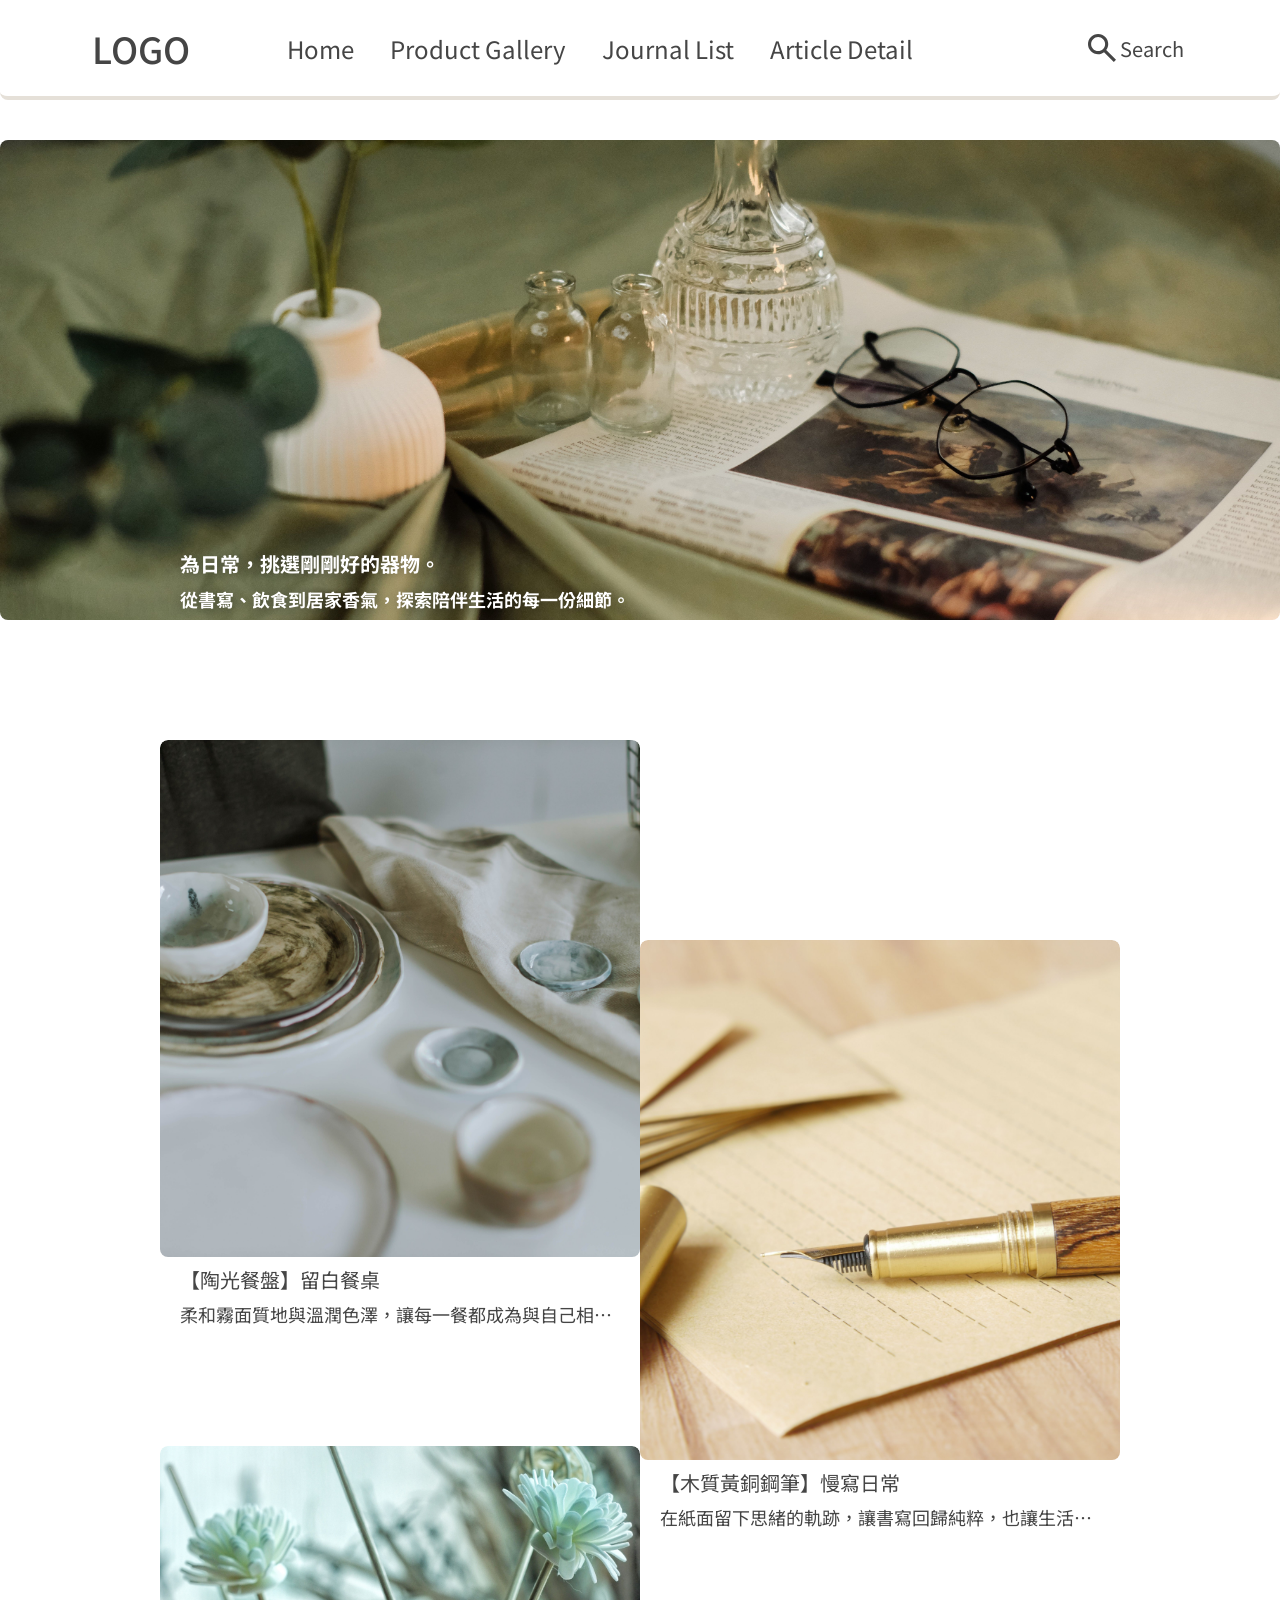
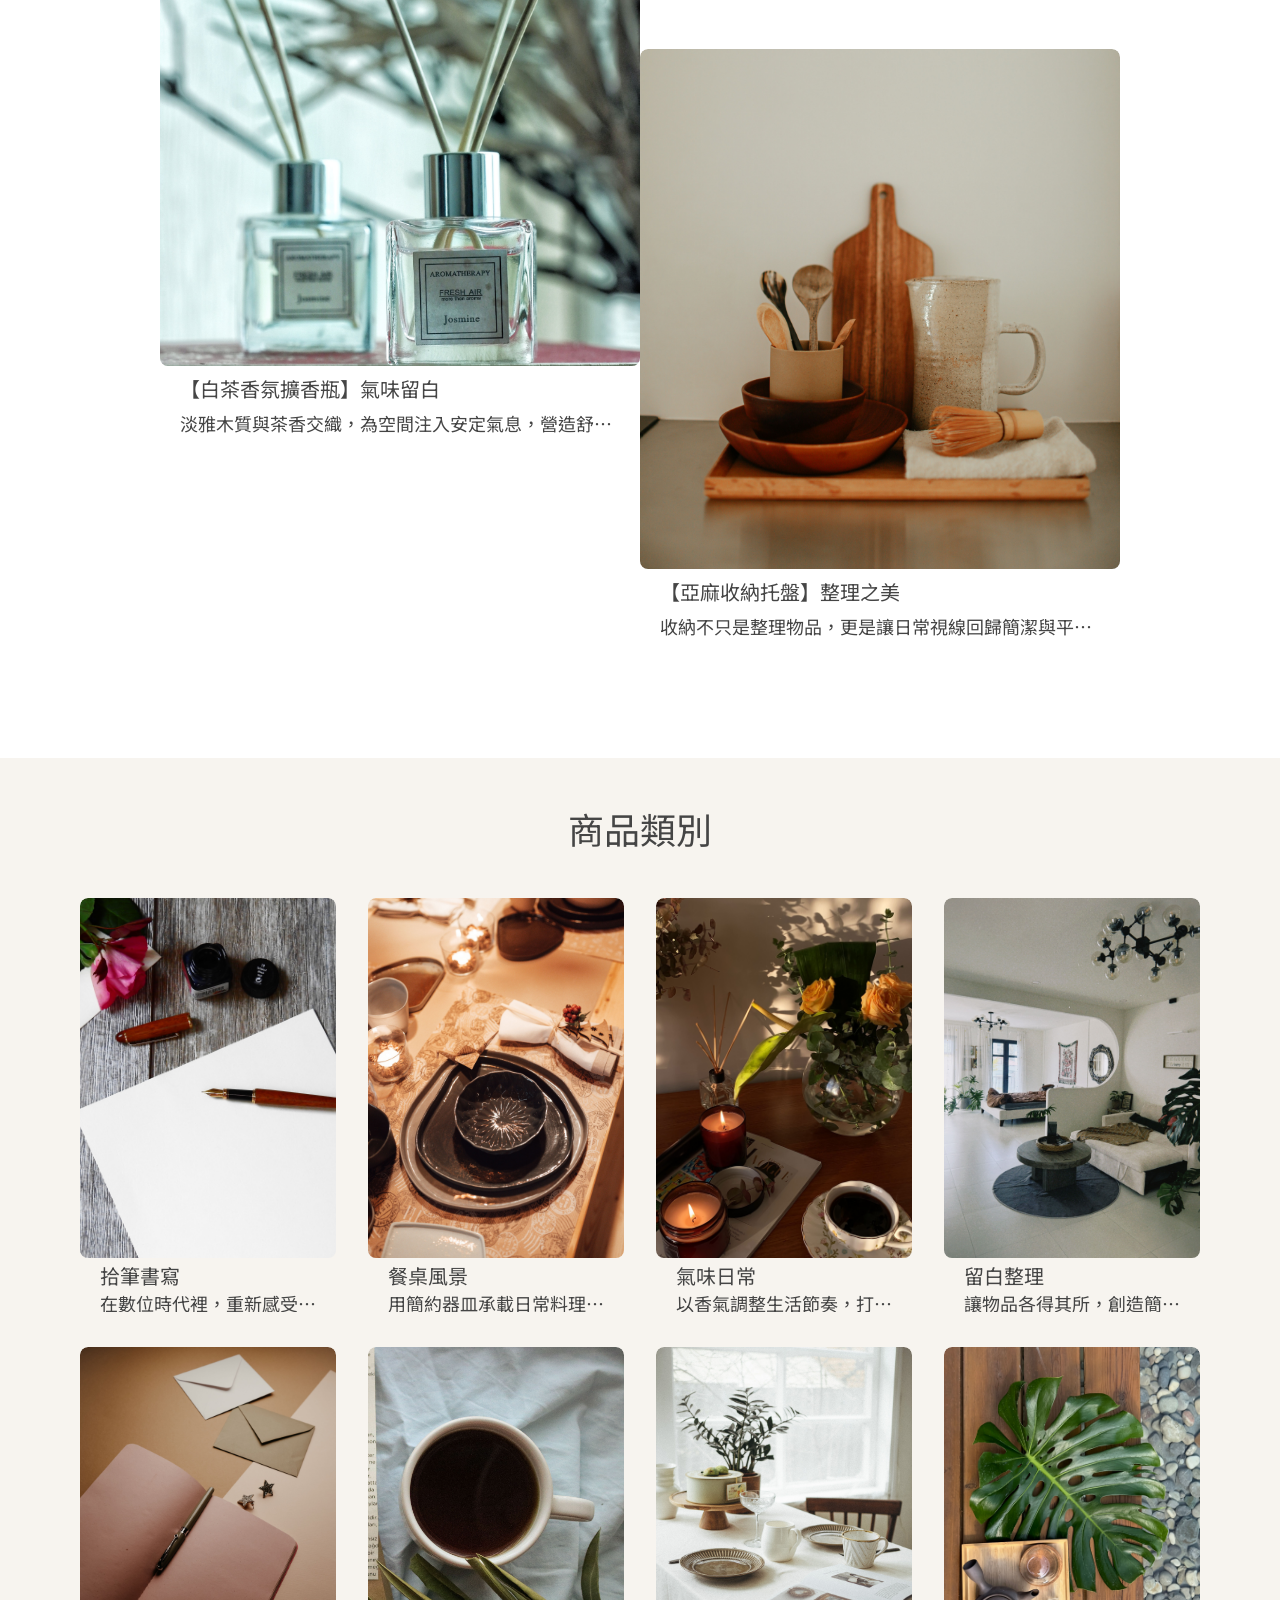
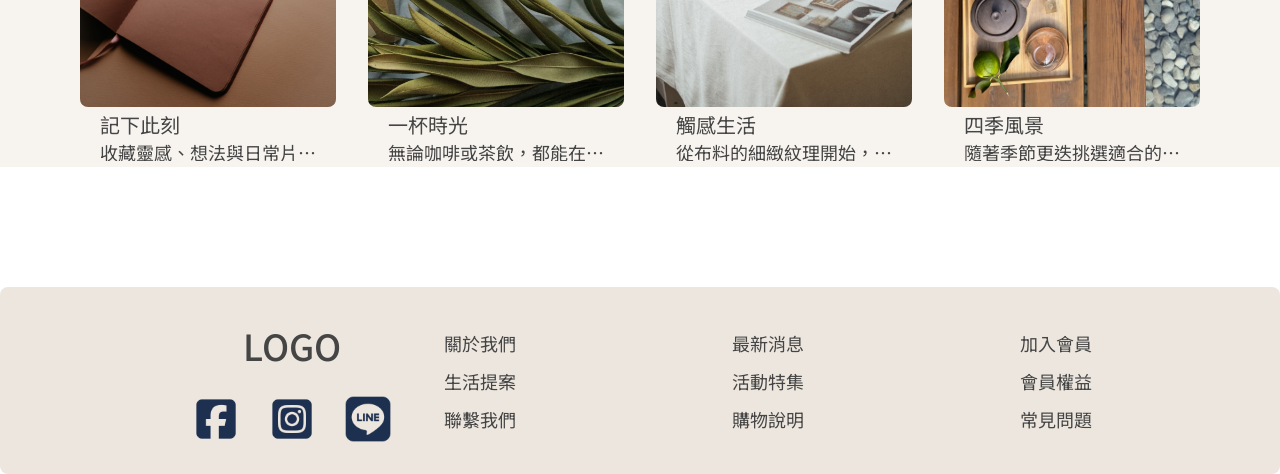
<file: products.html>
<!doctype html>
<html lang="zh-Hant">
  <head>
    <meta charset="utf-8">
    <meta name="viewport" content="width=device-width, initial-scale=1">
    <title>生活選物｜商品列表</title>
    <link rel="stylesheet" href="css/styles.css">
    <link rel="stylesheet" href="css/components.css">
    <link rel="stylesheet" href="css/layout.css">
    <script src="js/main.js" defer></script>
  </head>
  <body data-page="products">
    <!-- 全站頁首 -->
    <header class="site-header site-header--default">
      <div class="site-header__inner">
        <a class="site-logo" href="index.html" aria-label="返回首頁">LOGO</a>
        <nav class="primary-navigation" id="primary-navigation" aria-label="主要導覽">
          <ul class="primary-navigation__list">
            <li><a class="primary-navigation__link" href="index.html">Home</a></li>
            <li><a class="primary-navigation__link" href="products.html" aria-current="page">Product Gallery</a></li>
            <li><a class="primary-navigation__link" href="journal.html">Journal List</a></li>
            <li><a class="primary-navigation__link" href="article.html">Article Detail</a></li>
          </ul>
        </nav>
        <button class="header-search" type="button" aria-controls="site-search-panel" aria-expanded="false" data-search-toggle>
          <img src="assets/icons/search.svg" alt="">
          <span>Search</span>
        </button>
        <button class="mobile-menu-toggle" type="button" aria-label="開啟導覽選單" aria-controls="primary-navigation" aria-expanded="false" data-menu-toggle>
          <span class="mobile-menu-toggle__line"></span>
          <span class="mobile-menu-toggle__line"></span>
          <span class="mobile-menu-toggle__line"></span>
        </button>
      </div>
    </header>

    <!-- 站內搜尋面板 -->
    <form class="site-search" id="site-search-panel" role="search" aria-label="站內搜尋" data-search-form hidden>
      <div class="site-search__header">
        <h2 class="site-search__title">搜尋生活選物</h2>
        <button class="site-search__close" type="button" aria-label="關閉搜尋" data-search-close>×</button>
      </div>
      <label class="site-search__label" for="site-search-input">輸入關鍵字</label>
      <input class="site-search__input" id="site-search-input" type="search" placeholder="例如：香氛、茶器、書寫" autocomplete="off" data-search-input>
      <p class="site-search__summary" aria-live="polite" data-search-summary>可搜尋 0 項內容</p>
    </form>

    <main class="page-shell products-page">
      <!-- 搜尋沒有符合內容時顯示完整空結果狀態。 -->
      <section class="search-empty-page" aria-labelledby="site-search-empty-title" data-search-empty-page hidden>
        <div class="search-empty-page__content">
          <h1 class="search-empty-page__title" id="site-search-empty-title">找不到符合條件的選物</h1>
          <p>試著調整搜尋關鍵字，或瀏覽其他生活提案。</p>
        </div>
      </section>

      <!-- 商品頁主視覺 -->
      <section class="page-hero page-hero--compact" aria-labelledby="products-hero-title">
        <img src="assets/images/products/products-hero.jpg" alt="書頁上的眼鏡、玻璃器皿與白色花器">
        <div class="container page-hero__caption page-hero__caption--light">
          <h1 id="products-hero-title">為日常，挑選剛剛好的器物。</h1>
          <p>從書寫、飲食到居家香氣，探索陪伴生活的每一份細節。</p>
        </div>
      </section>

      <!-- 精選商品列表 -->
      <section class="page-section" aria-label="商品列表">
        <div class="products-feature-grid">
          <div class="products-feature__column products-feature__column--left">
            <a class="product-card product-card--featured" href="article.html" data-search-item>
              <div class="product-card__media media">
                <img src="assets/images/products/product-ceramic-plate.jpg" alt="白色桌面上的手作陶盤與小碟">
              </div>
              <div class="product-card__content">
                <h3 class="product-card__subtitle">【陶光餐盤】留白餐桌</h3>
                <p class="product-card__description">柔和霧面質地與溫潤色澤，讓每一餐都成為與自己相處的安靜時光。</p>
              </div>
            </a>

            <a class="product-card product-card--featured" href="article.html" data-search-item>
              <div class="product-card__media media">
                <img src="assets/images/products/product-white-tea-diffuser.jpg" alt="窗邊的白茶香氛擴香瓶">
              </div>
              <div class="product-card__content">
                <h3 class="product-card__subtitle">【白茶香氛擴香瓶】氣味留白</h3>
                <p class="product-card__description">淡雅木質與茶香交織，為空間注入安定氣息，營造舒適的生活節奏。</p>
              </div>
            </a>
          </div>

          <div class="products-feature__column products-feature__column--right">
            <a class="product-card product-card--featured" href="article.html" data-search-item>
              <div class="product-card__media media">
                <img src="assets/images/products/product-brass-pen.jpg" alt="米色信紙上的木質黃銅鋼筆">
              </div>
              <div class="product-card__content">
                <h3 class="product-card__subtitle">【木質黃銅鋼筆】慢寫日常</h3>
                <p class="product-card__description">在紙面留下思緒的軌跡，讓書寫回歸純粹，也讓生活多一份從容。</p>
              </div>
            </a>

            <a class="product-card product-card--featured product-card--featured-crop-bottom" href="article.html" data-search-item>
              <div class="product-card__media media">
                <img src="assets/images/products/product-linen-tray.jpg" alt="亞麻托盤上的木質餐具、杯盤與收納器皿">
              </div>
              <div class="product-card__content">
                <h3 class="product-card__subtitle">【亞麻收納托盤】整理之美</h3>
                <p class="product-card__description">收納不只是整理物品，更是讓日常視線回歸簡潔與平靜。</p>
              </div>
            </a>
          </div>
        </div>
      </section>

      <!-- 商品分類 -->
      <section class="page-section products-categories" aria-labelledby="products-category-title">
        <div class="container page-section__inner">
          <h2 class="section-heading" id="products-category-title">商品類別</h2>
          <div class="products-category-grid">
            <a class="product-card product-card--compact product-card--category-compact" href="products.html" data-search-item>
              <div class="product-card__media media">
                <img src="assets/images/home/home-category-writing.jpg" alt="白紙、木質鋼筆與墨水">
              </div>
              <div class="product-card__content">
                <h3 class="product-card__subtitle">拾筆書寫</h3>
                <p class="product-card__description">在數位時代裡，重新感受紙筆磨擦的真實觸感。</p>
              </div>
            </a>

            <a class="product-card product-card--compact product-card--category-compact" href="products.html" data-search-item>
              <div class="product-card__media media">
                <img src="assets/images/products/product-category-table.jpg" alt="燭光餐桌上的深色餐盤與餐具">
              </div>
              <div class="product-card__content">
                <h3 class="product-card__subtitle">餐桌風景</h3>
                <p class="product-card__description">用簡約器皿承載日常料理，讓每一次用餐都充滿儀式感。</p>
              </div>
            </a>

            <a class="product-card product-card--compact product-card--category-compact" href="products.html" data-search-item>
              <div class="product-card__media media">
                <img src="assets/images/products/product-category-scent.jpg" alt="燭光、花束與居家香氛">
              </div>
              <div class="product-card__content">
                <h3 class="product-card__subtitle">氣味日常</h3>
                <p class="product-card__description">以香氣調整生活節奏，打造專屬於自己的舒適角落。</p>
              </div>
            </a>

            <a class="product-card product-card--compact product-card--category-compact" href="products.html" data-search-item>
              <div class="product-card__media media">
                <img src="assets/images/products/product-category-organize.jpg" alt="明亮整齊的客廳空間">
              </div>
              <div class="product-card__content">
                <h3 class="product-card__subtitle">留白整理</h3>
                <p class="product-card__description">讓物品各得其所，創造簡潔有序且自在的生活空間。</p>
              </div>
            </a>

            <a class="product-card product-card--compact product-card--category-compact" href="products.html" data-search-item>
              <div class="product-card__media media">
                <img src="assets/images/products/product-category-journal.jpg" alt="粉色筆記本、信封與書寫工具">
              </div>
              <div class="product-card__content">
                <h3 class="product-card__subtitle">記下此刻</h3>
                <p class="product-card__description">收藏靈感、想法與日常片段，留下專屬於自己的生活軌跡。</p>
              </div>
            </a>

            <a class="product-card product-card--compact product-card--category-compact product-card--category-crop-right" href="products.html" data-search-item>
              <div class="product-card__media media">
                <img src="assets/images/products/product-category-cup.jpg" alt="白色布料與綠葉旁的一杯咖啡">
              </div>
              <div class="product-card__content">
                <h3 class="product-card__subtitle">一杯時光</h3>
                <p class="product-card__description">無論咖啡或茶飲，都能在片刻停留中感受生活的溫度。</p>
              </div>
            </a>

            <a class="product-card product-card--compact product-card--category-compact" href="products.html" data-search-item>
              <div class="product-card__media media">
                <img src="assets/images/products/product-category-texture.jpg" alt="白色桌布上的茶器、植物與織品">
              </div>
              <div class="product-card__content">
                <h3 class="product-card__subtitle">觸感生活</h3>
                <p class="product-card__description">從布料的細緻紋理開始，感受簡單卻令人安心的陪伴。</p>
              </div>
            </a>

            <a class="product-card product-card--compact product-card--category-compact" href="products.html" data-search-item>
              <div class="product-card__media media">
                <img src="assets/images/products/product-category-seasons.jpg" alt="木桌、茶具、綠葉與庭園石景">
              </div>
              <div class="product-card__content">
                <h3 class="product-card__subtitle">四季風景</h3>
                <p class="product-card__description">隨著季節更迭挑選適合的器物，讓日常與自然同步呼吸。</p>
              </div>
            </a>
          </div>
        </div>
      </section>
    </main>

    <!-- 全站頁尾 -->
    <footer class="site-footer">
      <div class="site-footer__inner">
        <div class="site-footer__brand">
          <a class="site-footer__logo" href="index.html" aria-label="返回首頁">LOGO</a>
          <div class="site-footer__socials">
            <a class="site-footer__social-link" href="#" aria-label="Facebook">
              <img src="assets/icons/facebook.png" alt="">
            </a>
            <a class="site-footer__social-link" href="#" aria-label="Instagram">
              <img src="assets/icons/instagram.png" alt="">
            </a>
            <a class="site-footer__social-link" href="#" aria-label="LINE">
              <img src="assets/icons/line.png" alt="">
            </a>
          </div>
        </div>
        <nav class="site-footer__links" aria-label="頁尾資訊">
          <div class="site-footer__column"><a class="site-footer__link" href="index.html#brand-story-title">關於我們</a><a class="site-footer__link" href="journal.html">生活提案</a><a class="site-footer__link" href="mailto:hello@example.com">聯繫我們</a></div>
          <div class="site-footer__column"><a class="site-footer__link" href="journal.html">最新消息</a><a class="site-footer__link" href="journal.html">活動特集</a><a class="site-footer__link" href="products.html">購物說明</a></div>
          <div class="site-footer__column"><a class="site-footer__link" href="index.html">加入會員</a><a class="site-footer__link" href="index.html">會員權益</a><a class="site-footer__link" href="index.html">常見問題</a></div>
        </nav>
      </div>
    </footer>
  </body>
</html>
</file>
<file: css/styles.css>
/* 字型匯入 */
@import url("https://fonts.googleapis.com/css2?family=Noto+Sans+TC:wght@400;500;700&display=swap");

/* 設計變數 */
:root {
  --color-white: #ffffff;
  --color-warm-white: #f7f4ef;
  --color-beige: #ece6de;
  --color-light-wood: #d8c7b2;
  --color-charcoal: #454545;
  --color-deep-brown: #756455;
  --color-border-soft: #e5e0d8;

  --font-primary: "Noto Sans TC", sans-serif;
  --font-h1: 36px;
  --font-h2: 32px;
  --font-h3: 24px;
  --font-h4: 20px;
  --font-h5: 18px;
  --font-body: 20px;

  --space-1: 4px;
  --space-2: 8px;
  --space-3: 12px;
  --space-4: 16px;
  --space-5: 20px;
  --space-6: 32px;
  --space-7: 40px;
  --space-8: 48px;
  --space-section: 120px;

  --page-gutter: 160px;
  --container-width: 1120px;
  --radius-card: 8px;
  --motion-fast: 180ms;
  --motion-standard: 240ms;
  --motion-ease: ease;
}

/* 樣式重設 */
*,
*::before,
*::after {
  box-sizing: border-box;
}

h1,
h2,
h3,
h4,
h5,
p,
ul {
  margin: 0;
}

ul {
  padding: 0;
  list-style: none;
}

/* 元素預設樣式 */
html {
  color: var(--color-charcoal);
  font-family: var(--font-primary);
  font-synthesis: none;
  scroll-behavior: smooth;
  text-rendering: optimizeLegibility;
}

body {
  min-width: 320px;
  margin: 0;
  background: var(--color-white);
  color: var(--color-charcoal);
  font-size: var(--font-body);
  font-weight: 400;
  line-height: 1.5;
}

img,
svg {
  display: block;
  max-width: 100%;
}

a {
  color: inherit;
  text-decoration: none;
}

button,
input,
textarea,
select {
  color: inherit;
  font: inherit;
}

button {
  border: 0;
  background: transparent;
  cursor: pointer;
}

/* 全域工具類別 */
body.menu-open {
  overflow: hidden;
}

:focus-visible {
  border-radius: 2px;
  outline: 3px solid var(--color-light-wood);
  outline-offset: 4px;
}

.container {
  width: min(var(--container-width), calc(100% - (2 * var(--page-gutter))));
  margin-inline: auto;
}

.media {
  overflow: hidden;
  border-radius: var(--radius-card);
}

.media img {
  width: 100%;
  height: 100%;
  object-fit: cover;
}

.sr-only {
  position: absolute;
  width: 1px;
  height: 1px;
  padding: 0;
  overflow: hidden;
  clip: rect(0, 0, 0, 0);
  white-space: nowrap;
  border: 0;
}

/* 響應式設計變數覆寫 */
@media (max-width: 1200px) {
  :root {
    --page-gutter: 64px;
    --space-section: 96px;
  }
}

@media (max-width: 992px) {
  :root {
    --page-gutter: 40px;
  }
}

@media (max-width: 576px) {
  :root {
    --page-gutter: 20px;
  }
}
</file>
<file: css/components.css>
/* 網站頁首 */
.site-header {
  position: relative;
  z-index: 20;
  width: 100%;
  height: 100px;
  overflow: hidden;
  border-radius: var(--radius-card);
  transition:
    color var(--motion-fast) var(--motion-ease),
    background-color var(--motion-fast) var(--motion-ease);
}

.site-header--overlay {
  position: absolute;
  inset: 0 0 auto;
  color: var(--color-white);
  background: rgba(44, 44, 44, 0.42);
}

.site-header--overlay:hover,
.site-header--overlay:focus-within {
  color: var(--color-charcoal);
  background: var(--color-white);
}

.site-header--default {
  color: var(--color-charcoal);
  background: var(--color-white);
  border-bottom: 4px solid var(--color-border-soft);
}

.site-header__inner {
  display: grid;
  grid-template-columns: 1fr auto 1fr;
  align-items: center;
  width: 1104px;
  max-width: calc(100% - 80px);
  height: 100%;
  margin-inline: auto;
}

.site-logo {
  justify-self: start;
  padding: var(--space-1);
  font-size: 36px;
  font-weight: 500;
  line-height: normal;
}

/* 主要導覽 */
.primary-navigation {
  justify-self: center;
  transform: translateX(-40px);
}

.primary-navigation__list {
  display: flex;
  align-items: center;
  gap: 36px;
}

.primary-navigation__link {
  position: relative;
  display: block;
  padding-block: var(--space-2);
  font-size: 24px;
  line-height: normal;
  white-space: nowrap;
}

.primary-navigation__link::after {
  position: absolute;
  right: 0;
  bottom: 0;
  left: 0;
  height: 4px;
  content: "";
  background: var(--color-light-wood);
  border-radius: 999px;
  transform: scaleX(0);
  transform-origin: center;
  transition: transform var(--motion-fast) var(--motion-ease);
}

.primary-navigation__link:hover::after {
  transform: scaleX(1);
}

.header-search {
  position: relative;
  display: flex;
  align-items: center;
  justify-self: end;
  padding: var(--space-1);
  color: inherit;
  font-size: 20px;
  line-height: normal;
}

.header-search span {
  position: relative;
  padding: var(--space-1);
}

.header-search span::after {
  position: absolute;
  right: var(--space-1);
  bottom: 0;
  left: var(--space-1);
  height: 4px;
  content: "";
  background: var(--color-light-wood);
  border-radius: 999px;
  transform: scaleX(0);
  transform-origin: center;
  transition: transform var(--motion-fast) var(--motion-ease);
}

.header-search:hover span::after,
.header-search:focus-visible span::after,
.header-search[aria-expanded="true"] span::after {
  transform: scaleX(1);
}

.header-search img {
  width: 28px;
  height: 28px;
  transition: filter var(--motion-fast) var(--motion-ease);
}

.site-header--overlay .header-search img {
  filter: brightness(0) invert(1);
}

.site-header--overlay:hover .header-search img,
.site-header--overlay:focus-within .header-search img {
  filter: none;
}

/* 搜尋面板 */
.site-search {
  position: fixed;
  z-index: 40;
  top: 100px;
  right: var(--space-6);
  width: min(560px, calc(100% - 40px));
  padding: var(--space-6);
  color: var(--color-charcoal);
  background: var(--color-white);
  border: 1px solid var(--color-border-soft);
  border-radius: var(--radius-card);
  box-shadow: 0 16px 40px rgba(69, 69, 69, 0.16);
}

.site-search[hidden] {
  display: none;
}

.site-search__header {
  display: flex;
  gap: var(--space-5);
  align-items: center;
  justify-content: space-between;
}

.site-search__title {
  font-size: var(--font-h3);
  font-weight: 400;
  line-height: 1;
}

.site-search__close {
  width: 40px;
  height: 40px;
  color: var(--color-charcoal);
  font-size: 28px;
  line-height: 1;
}

.site-search__label {
  display: block;
  margin-top: var(--space-5);
  font-size: var(--font-h5);
}

.site-search__input {
  width: 100%;
  height: 48px;
  margin-top: var(--space-2);
  padding: var(--space-3) var(--space-4);
  background: var(--color-warm-white);
  border: 1px solid var(--color-light-wood);
  border-radius: 4px;
  outline: 0;
}

.site-search__input:focus {
  border-color: var(--color-deep-brown);
  box-shadow: 0 0 0 3px rgba(216, 199, 178, 0.45);
}

.site-search__summary {
  margin-top: var(--space-4);
  font-size: var(--font-h5);
}

.site-search__empty {
  display: flex;
  flex-direction: column;
  gap: var(--space-4);
  margin-top: 24px;
  color: var(--color-charcoal);
  font-size: var(--font-h3);
  line-height: 1.35;
}

.site-search__empty[hidden] {
  display: none;
}

/* 行動版選單 */
.mobile-menu-toggle {
  display: none;
  width: 44px;
  height: 44px;
  padding: 10px;
  background: transparent;
  cursor: pointer;
}

.mobile-menu-toggle__line {
  display: block;
  width: 100%;
  height: 2px;
  margin-block: 5px;
  background: currentColor;
  transition: transform 180ms ease, opacity 180ms ease;
}

.mobile-menu-toggle[aria-expanded="true"] .mobile-menu-toggle__line:nth-child(1) {
  transform: translateY(7px) rotate(45deg);
}

.mobile-menu-toggle[aria-expanded="true"] .mobile-menu-toggle__line:nth-child(2) {
  opacity: 0;
}

.mobile-menu-toggle[aria-expanded="true"] .mobile-menu-toggle__line:nth-child(3) {
  transform: translateY(-7px) rotate(-45deg);
}

/* 區塊標題 */
.section-heading {
  padding: var(--space-1) var(--space-5);
  color: var(--color-charcoal);
  font-size: var(--font-h1);
  font-weight: 400;
  line-height: normal;
  text-align: center;
  transition: color var(--motion-fast) var(--motion-ease);
}

.section-heading:hover,
.section-heading:focus-visible {
  color: var(--color-deep-brown);
}

/* 商品與文章卡片 */
.product-card {
  display: flex;
  flex-direction: column;
  gap: var(--space-2);
  min-width: 0;
  overflow: hidden;
  border-radius: var(--radius-card);
}

.article-card {
  min-width: 0;
  overflow: hidden;
  border-radius: var(--radius-card);
}

.product-card .media img,
.article-card--interactive .media img {
  transition: transform var(--motion-standard) var(--motion-ease);
}

.product-card:hover .media img,
.product-card:focus-within .media img,
.article-card--interactive:hover .media img,
.article-card--interactive:focus-within .media img {
  transform: scale(1.04);
}

.product-card__title,
.product-card__subtitle,
.product-card__description,
.article-card--interactive :is(h1, h2, h3, p),
.text-link {
  transition: color var(--motion-fast) var(--motion-ease);
}

.product-card:hover :is(.product-card__title, .product-card__subtitle, .product-card__description),
.product-card:focus-within :is(.product-card__title, .product-card__subtitle, .product-card__description),
.article-card--interactive:hover :is(h1, h2, h3, p),
.article-card--interactive:focus-within :is(h1, h2, h3, p) {
  color: var(--color-deep-brown);
}

.product-card__content {
  display: flex;
  flex-direction: column;
  gap: var(--space-2);
  padding-inline: var(--space-5);
}

.product-card--compact {
  height: 429px;
}

.product-card--compact .product-card__media {
  flex-shrink: 0;
  height: 360px;
}

.product-card--compact .product-card__content {
  flex-shrink: 0;
  height: 61px;
}

.product-card__title,
.product-card__subtitle,
.product-card__description {
  overflow: hidden;
  font-weight: 400;
  line-height: normal;
  text-overflow: ellipsis;
  white-space: nowrap;
}

.product-card__title {
  font-size: 24px;
}

.product-card__subtitle {
  font-size: 20px;
}

.product-card__description {
  font-size: 18px;
}

/* 文字連結 */
.text-link {
  position: relative;
  display: inline-flex;
  width: 192px;
  min-height: 37px;
  padding: var(--space-1) var(--space-5);
  align-items: center;
  color: var(--color-charcoal);
  font-size: var(--font-h3);
  line-height: 1;
  white-space: nowrap;
}

.text-link::after {
  position: absolute;
  right: var(--space-5);
  bottom: 2px;
  left: var(--space-5);
  height: 1px;
  content: "";
  background: currentColor;
}

.text-link--figma {
  display: block;
  height: 37px;
  min-height: 37px;
  padding: var(--space-1) var(--space-5);
}

.text-link--figma::after {
  content: none;
}

.text-link__label {
  position: relative;
  z-index: 1;
  display: block;
  width: 121.189px;
  line-height: normal;
  text-align: center;
}

.text-link__line {
  position: absolute;
  top: 32px;
  left: var(--space-5);
  width: 152px;
  height: 2px;
}

.text-link__arrow {
  position: absolute;
  top: 18px;
  left: 145px;
  width: 25.149px;
  height: 5.774px;
}

.text-link:hover,
.text-link:focus-visible {
  color: var(--color-deep-brown);
}

/* 網站頁尾 */
.site-footer {
  height: 187px;
  padding: var(--space-6) 180px;
  overflow: hidden;
  background: var(--color-beige);
  border-radius: var(--radius-card);
}

.site-footer__inner {
  display: flex;
  align-items: center;
  justify-content: space-between;
  height: 100%;
}

.site-footer__brand {
  display: flex;
  flex-direction: column;
  gap: var(--space-4);
  align-items: center;
  width: 224px;
}

.site-footer__logo {
  padding: var(--space-1);
  font-size: 36px;
  font-weight: 500;
  line-height: normal;
}

.site-footer__socials {
  display: flex;
  gap: var(--space-5);
  justify-content: center;
  width: 100%;
}

.site-footer__social-link {
  display: grid;
  width: 56px;
  height: 56px;
  place-items: center;
}

.site-footer__social-link img {
  width: 56px;
  height: 56px;
  object-fit: cover;
}

.site-footer__links {
  display: flex;
  gap: 200px;
  align-items: center;
  font-size: 18px;
  line-height: normal;
  text-align: center;
}

.site-footer__column {
  display: flex;
  flex-direction: column;
  gap: var(--space-3);
  justify-content: center;
  width: 88px;
}

.site-footer__link {
  color: var(--color-charcoal);
  transition: color var(--motion-fast) var(--motion-ease);
}

.site-footer__link:hover,
.site-footer__link:focus-visible {
  color: var(--color-deep-brown);
}

/* 減少動態效果 */
@media (prefers-reduced-motion: reduce) {
  *,
  *::before,
  *::after {
    scroll-behavior: auto !important;
    transition-duration: 0.01ms !important;
  }
}

/* 響應式規則 */
@media (max-width: 1200px) {
  .site-header__inner {
    max-width: calc(100% - 64px);
  }

  .primary-navigation__list {
    gap: 22px;
  }

  .primary-navigation__link {
    font-size: 20px;
  }

  .site-footer {
    height: auto;
    min-height: 187px;
    padding-inline: 64px;
  }

  .site-footer__links {
    gap: 80px;
  }
}

@media (max-width: 992px) {
  .site-header__inner {
    max-width: calc(100% - 40px);
  }

  .site-logo {
    font-size: 30px;
  }

  .primary-navigation__list {
    gap: var(--space-4);
  }

  .primary-navigation__link {
    font-size: 17px;
  }

  .header-search span {
    display: none;
  }

  .site-footer__inner {
    gap: var(--space-7);
  }

  .site-footer__links {
    gap: var(--space-6);
  }
}

@media (max-width: 768px) {
  .site-header {
    height: 76px;
  }

  .site-search {
    top: 76px;
    right: var(--space-5);
    padding: 24px var(--space-5);
  }

  .site-header__inner {
    grid-template-columns: auto 1fr auto;
    max-width: calc(100% - 40px);
  }

  .site-logo {
    font-size: 28px;
  }

  .mobile-menu-toggle {
    display: block;
    justify-self: end;
  }

  .header-search {
    grid-column: 2;
    grid-row: 1;
    justify-self: end;
    margin-right: var(--space-2);
  }

  .primary-navigation {
    position: fixed;
    inset: 76px 0 auto;
    display: none;
    padding: 28px var(--space-5) var(--space-6);
    color: var(--color-charcoal);
    background: var(--color-white);
    border-bottom: 1px solid var(--color-border-soft);
    box-shadow: 0 12px 28px rgba(69, 69, 69, 0.12);
    transform: none;
  }

  .primary-navigation.is-open {
    display: block;
  }

  .primary-navigation__list {
    flex-direction: column;
    gap: var(--space-3);
    align-items: stretch;
  }

  .primary-navigation__link {
    padding: 10px var(--space-1);
    font-size: 20px;
    text-align: center;
  }

  .site-footer {
    padding: var(--space-7);
  }

  .site-footer__inner {
    flex-direction: column;
  }

  .site-footer__links {
    width: 100%;
    gap: 24px;
    justify-content: space-between;
  }
}

@media (max-width: 576px) {
  .site-header__inner {
    max-width: calc(100% - 24px);
  }

  .site-footer {
    padding: 36px var(--space-5);
  }

  .site-footer__links {
    align-items: flex-start;
    font-size: 15px;
  }

  .site-footer__column {
    width: auto;
  }

  .product-card--compact {
    height: auto;
  }

  .product-card--compact .product-card__media {
    height: auto;
    aspect-ratio: 4 / 3;
  }

  .product-card--compact .product-card__content {
    height: auto;
    min-height: 61px;
  }
}
</file>
<file: css/layout.css>
/* 共用頁面版型 */
.page-shell {
  min-height: 760px;
}

/* 搜尋提交後的完整空結果狀態 */
[data-search-item][hidden] {
  display: none;
}

.search-empty-page {
  display: flex;
  min-height: calc(100svh - 100px - 187px - var(--space-section));
  padding: 80px 24px 0;
  align-items: flex-start;
  justify-content: center;
}

.search-empty-page[hidden] {
  display: none;
}

.search-empty-page__content {
  display: flex;
  flex-direction: column;
  gap: var(--space-4);
  width: min(480px, 100%);
  color: var(--color-charcoal);
  font-size: var(--font-h3);
  line-height: 1;
}

.search-empty-page__title {
  font: inherit;
}

.is-search-empty .page-shell {
  min-height: 0;
}

.is-search-empty .page-shell > :not(.search-empty-page),
.is-search-empty.home-page main > :not(.home-hero):not(.search-empty-page),
.is-search-empty.home-page .home-hero > :not(.site-header):not(.site-search) {
  display: none;
}

.is-search-empty.home-page .home-hero {
  min-height: 100px;
  height: 100px;
  background: var(--color-white);
}

.is-search-empty .site-header--overlay {
  position: relative;
  inset: auto;
  color: var(--color-charcoal);
  background: var(--color-white);
  border-bottom: 4px solid var(--color-border-soft);
}

.is-search-empty .site-header--overlay .header-search img {
  filter: none;
}

@media (max-width: 768px) {
  .search-empty-page {
    min-height: 420px;
    padding: 64px 20px 0;
  }

  .is-search-empty.home-page .home-hero {
    min-height: 76px;
    height: 76px;
  }
}

.page-hero {
  position: relative;
  width: 100%;
  margin-top: var(--space-7);
  overflow: hidden;
  border-radius: var(--radius-card);
}

.page-hero > img {
  width: 100%;
  height: 100%;
  object-fit: cover;
}

.page-hero--compact {
  height: 480px;
}

.page-hero--article {
  height: 700px;
}

.page-hero__caption {
  position: absolute;
  right: 0;
  bottom: 10px;
  left: 0;
  display: flex;
  flex-direction: column;
  gap: var(--space-2);
  height: 61px;
  padding: 0 var(--space-5);
}

.article-page .page-hero__caption {
  color: var(--color-charcoal);
}

.page-hero__caption h1 {
  font-size: var(--font-h4);
  font-weight: 700;
  line-height: normal;
}

.page-hero__caption p {
  font-size: var(--font-h5);
  font-weight: 700;
  line-height: normal;
}

.page-hero__caption--light {
  color: var(--color-white);
  text-shadow: 0 1px 12px rgba(0, 0, 0, 0.32);
}

.home-section,
.page-section {
  margin-top: var(--space-section);
}

.featured-categories,
.products-categories {
  height: 1009px;
  padding-top: var(--space-7);
  background: var(--color-warm-white);
}

.featured-categories__inner,
.page-section__inner,
.article-content-section__inner {
  display: flex;
  flex-direction: column;
  gap: var(--space-7);
  align-items: center;
}

body > .site-footer {
  margin-top: var(--space-section);
}

/* 首頁 */
.home-page {
  overflow-x: clip;
}

.home-hero {
  position: relative;
  height: 962px;
}

.home-hero__media {
  position: relative;
  width: 100%;
  height: 920px;
  overflow: hidden;
  border-radius: var(--radius-card);
}

.home-hero__slide {
  position: absolute;
  inset: 0;
  z-index: 0;
  opacity: 0;
  pointer-events: none;
  transition: opacity var(--motion-standard) var(--motion-ease);
}

.home-hero__slide.is-current {
  z-index: 1;
  opacity: 1;
}

.home-hero__slide img {
  width: 100%;
  height: 100%;
  object-fit: cover;
  object-position: center;
}

.home-hero__arrows {
  position: absolute;
  top: 400px;
  right: 64px;
  left: 64px;
  z-index: 2;
  display: flex;
  align-items: center;
  justify-content: space-between;
  height: 120px;
  pointer-events: none;
}

.home-hero__arrow {
  display: grid;
  width: 60px;
  height: 120px;
  padding: 0;
  color: var(--color-white);
  background: transparent;
  cursor: pointer;
  pointer-events: auto;
  place-items: center;
}

.home-hero__arrow img {
  width: 45px;
  height: 108px;
}

.home-hero__arrow--right img {
  transform: scaleX(-1);
}

.home-hero__pagination {
  position: absolute;
  bottom: 0;
  left: 50%;
  display: flex;
  gap: clamp(8px, 2.1645%, var(--space-5));
  align-items: center;
  justify-content: center;
  width: min(924px, calc(100% - (2 * var(--page-gutter))));
  height: 2px;
  transform: translateX(-50%);
}

.home-hero__pagination-line {
  position: relative;
  contain: layout;
  flex: 1 1 0;
  width: auto;
  min-width: 0;
  height: 1.35px;
  padding: 0;
  background: transparent;
}

.home-hero__pagination-line::before {
  position: absolute;
  top: 50%;
  left: 50%;
  width: 101.8519%;
  height: 4px;
  background: var(--color-light-wood);
  border-radius: 999px;
  content: "";
  pointer-events: none;
  transform: translate(-50%, -50%) rotate(0.36deg);
}

.home-hero__pagination-line::after {
  position: absolute;
  inset: calc(0px - var(--space-3)) 0;
  content: "";
}

.home-hero__pagination-line:focus-visible {
  outline: none;
}

.home-hero__pagination-line:focus-visible::after {
  inset-inline: -4px;
  border: 2px solid var(--color-light-wood);
  border-radius: 2px;
}

.home-hero__pagination-line.is-current::before {
  background: var(--color-charcoal);
}

.brand-story {
  min-height: 500px;
}

.brand-story__card {
  display: flex;
  gap: var(--space-5);
  align-items: center;
  min-height: 500px;
}

.brand-story__media {
  flex: 0 0 500px;
  height: 500px;
}

.brand-story__content {
  display: flex;
  flex: 1;
  flex-direction: column;
  gap: var(--space-7);
  align-items: center;
  min-width: 0;
  text-align: center;
}

.brand-story__title {
  width: 100%;
  padding: var(--space-1) var(--space-5);
  font-size: var(--font-h2);
  font-weight: 500;
  line-height: normal;
}

.brand-story__copy {
  width: 100%;
  padding: var(--space-5);
  font-size: 24px;
  line-height: 44px;
}

.latest-journal {
  height: 930px;
}

.latest-journal__feature {
  display: flex;
  flex-direction: column;
  gap: var(--space-7);
  align-items: center;
  width: 928px;
  margin-inline: auto;
}

.journal-feature-card {
  width: 100%;
  height: 419px;
}

.journal-feature-card .product-card__media {
  height: 320px;
}

.journal-feature-card .product-card__content {
  height: 91px;
}

.latest-journal__grid {
  display: grid;
  grid-template-columns: repeat(2, minmax(0, 1fr));
  gap: var(--space-7);
  width: 1120px;
  height: 380px;
  margin: var(--space-7) auto 0;
}

.journal-secondary-card {
  height: 380px;
}

.journal-secondary-card .product-card__media {
  height: 270px;
}

.journal-secondary-card .product-card__content {
  height: 102px;
}

.featured-categories .section-heading {
  line-height: 43px;
}

.featured-categories__grid {
  display: grid;
  grid-template-columns: repeat(3, minmax(0, 1fr));
  gap: var(--space-5);
  width: 100%;
}

.category-card {
  overflow: visible;
}

.category-card :is(.product-card__subtitle, .product-card__description) {
  overflow: clip;
  overflow-clip-margin: 2px;
}

.category-card .product-card__subtitle {
  line-height: 24px;
}

.category-card .product-card__description {
  line-height: 22px;
}

/* 商品頁 */
.products-feature-grid {
  display: flex;
  gap: 0;
  align-items: flex-start;
  justify-content: center;
  width: min(var(--container-width), calc(100% - (2 * var(--page-gutter))));
  margin-inline: auto;
}

.products-feature__column {
  display: flex;
  flex: 1 1 0;
  flex-direction: column;
  gap: var(--space-section);
  align-items: center;
  min-width: 0;
}

.products-feature__column--left {
  padding-bottom: 200px;
}

.products-feature__column--right {
  padding-top: 200px;
}

.product-card--featured {
  width: 100%;
  height: 589px;
}

.products-feature__column--left .product-card--featured:first-child {
  height: 586px;
}

.product-card--featured .product-card__media {
  height: 520px;
}

.product-card--featured .product-card__content {
  height: 61px;
}

.product-card--featured-crop-bottom .product-card__media img {
  object-position: center bottom;
}

.products-category-grid {
  display: grid;
  grid-template-columns: repeat(4, 256px);
  row-gap: var(--space-5);
  column-gap: var(--space-6);
  width: 1120px;
}

.product-card--category-compact {
  width: 256px;
}

.product-card--category-compact .product-card__subtitle {
  line-height: 20px;
}

.product-card--category-compact .product-card__description {
  line-height: 18px;
}

.product-card--category-crop-right .product-card__media img {
  object-position: right center;
}

/* 生活提案頁 */
.journal-list {
  display: flex;
  flex-direction: column;
  gap: var(--space-section);
  width: 1120px;
}

.journal-lead-card {
  display: flex;
  flex-direction: column;
  gap: var(--space-2);
  width: 1120px;
  height: 432px;
}

.journal-lead-card__media {
  width: 100%;
  height: 333px;
}

.journal-lead-card__content {
  height: 91px;
}

.journal-split-card {
  display: flex;
  width: 1120px;
  height: 360px;
  align-items: flex-start;
}

.journal-split-card__media {
  flex: 0 0 680px;
  height: 360px;
}

.journal-split-card__content {
  display: flex;
  flex: 1;
  flex-direction: column;
  gap: 84px;
  min-width: 0;
  padding: var(--space-5);
  overflow: hidden;
}

.journal-split-card__text {
  display: flex;
  flex-direction: column;
  gap: var(--space-3);
  min-width: 0;
  padding: var(--space-5);
}

.journal-split-card__title {
  overflow: hidden;
  font-size: var(--font-h3);
  font-weight: 400;
  line-height: normal;
  text-overflow: ellipsis;
  white-space: nowrap;
}

.journal-split-card__subtitle,
.journal-split-card__description {
  overflow: hidden;
  font-size: var(--font-h4);
  line-height: 24px;
  text-overflow: ellipsis;
  white-space: nowrap;
}

.journal-split-card__subtitle {
  height: 24px;
}

.journal-split-card__description {
  height: 48px;
}

.journal-split-card--reverse .journal-split-card__media {
  order: 2;
}

/* 文章頁 */
.article-body-card {
  width: 100%;
  padding: 100px 0;
  overflow: hidden;
  background: var(--color-warm-white);
  border-radius: var(--radius-card);
}

.article-body-card__text {
  display: flex;
  flex-direction: column;
  gap: var(--space-6);
  align-items: center;
  padding: var(--space-5);
  text-align: center;
}

.article-body-card__heading {
  display: flex;
  flex-direction: column;
  gap: var(--space-8);
  width: 100%;
}

.article-body-card__heading h2 {
  overflow: hidden;
  font-size: var(--font-h1);
  font-weight: 400;
  line-height: normal;
  text-overflow: ellipsis;
  white-space: nowrap;
}

.article-body-card__heading p {
  overflow: hidden;
  font-size: var(--font-h3);
  line-height: normal;
  text-overflow: ellipsis;
  white-space: nowrap;
}

.article-body-card__copy {
  display: flex;
  flex-direction: column;
  gap: var(--space-5);
  width: 100%;
  font-size: var(--font-h4);
  line-height: 24px;
}

.article-body-card__copy p {
  height: 24px;
  overflow: hidden;
  text-overflow: ellipsis;
  white-space: nowrap;
}

.article-gallery {
  display: grid;
  grid-template-columns: repeat(2, minmax(0, 1fr));
  gap: var(--space-6);
  width: min(992px, 100%);
  height: 280px;
}

.article-gallery__feature {
  width: 100%;
  height: 280px;
}

.article-gallery__stack {
  display: grid;
  grid-template-rows: repeat(2, 136px);
  gap: 4px;
  width: 100%;
  height: 280px;
}

.article-gallery__crop {
  position: relative;
}

.article-gallery__crop img {
  position: absolute;
  left: 0;
  width: 100%;
  max-width: none;
  object-fit: fill;
}

.article-gallery__crop--quiet-top img {
  top: -126.54%;
  height: 529.54%;
}

.article-gallery__crop--breathing-top img {
  top: 0.02%;
  height: 499.95%;
}

.article-gallery__crop--breathing-bottom img {
  top: -101.51%;
  height: 365.52%;
}

.related-products,
.related-articles {
  display: flex;
  flex-direction: column;
  gap: var(--space-5);
  background: var(--color-warm-white);
}

.related-products {
  height: 617px;
}

.related-products__recommendations,
.related-articles__recommendations {
  display: flex;
  flex-direction: column;
  gap: var(--space-7);
  align-items: center;
  justify-content: flex-end;
}

.related-products__recommendations {
  height: 560px;
}

.related-products__heading {
  width: 261px;
}

.related-products__grid,
.related-articles__grid {
  display: flex;
  align-items: flex-start;
  justify-content: center;
  width: 100%;
}

.related-products__grid {
  gap: var(--space-5);
}

.related-product-card {
  flex: 1 0 0;
  min-width: 280px;
}

.related-products__read-more-row,
.related-articles__read-more-row {
  display: flex;
  justify-content: flex-end;
  height: 37px;
}

.related-articles {
  height: 436px;
}

.related-articles__recommendations {
  height: 379px;
}

.related-articles__heading {
  width: 184px;
}

.related-articles__grid {
  gap: var(--space-7);
  padding-block: 2px;
}

.related-article-card {
  display: flex;
  flex: 1 0 0;
  height: 244px;
  align-items: center;
  justify-content: center;
}

.related-article-card__media {
  flex: 0 0 280px;
  height: 244px;
}

.related-article-card__content {
  flex: 0 0 260px;
  height: 98px;
  min-width: 0;
}

.related-article-card .product-card__subtitle {
  flex-shrink: 0;
  overflow: visible;
  line-height: 24px;
}

.related-article-card .product-card__description {
  flex-shrink: 0;
  height: 66px;
  overflow: visible;
  line-height: 22px;
  white-space: normal;
}

.related-article-card__media--writing {
  position: relative;
}

.related-article-card__media--writing img {
  position: absolute;
  top: -104.05%;
  left: 0;
  width: 100%;
  height: 204.01%;
  max-width: none;
  object-fit: fill;
}

/* 響應式版型 */
@media (max-width: 1200px) {
  /* 首頁 */
  .home-hero__arrows {
    right: var(--space-6);
    left: var(--space-6);
  }

  .latest-journal__feature {
    width: min(928px, calc(100% - (2 * var(--page-gutter))));
  }

  .latest-journal__grid {
    width: calc(100% - (2 * var(--page-gutter)));
  }

  /* 商品頁 */
  .products-category-grid {
    grid-template-columns: repeat(4, minmax(0, 1fr));
    gap: var(--space-5);
    width: 100%;
  }

  .product-card--featured,
  .product-card--category-compact {
    width: 100%;
  }

  /* 生活提案頁 */
  .journal-list,
  .journal-lead-card,
  .journal-split-card {
    width: 100%;
  }

  .journal-split-card__media {
    flex-basis: 60%;
  }

  /* 文章頁 */
  .article-gallery {
    width: min(992px, 100%);
  }

  .related-articles {
    height: auto;
    padding-block: var(--space-7);
  }

  .related-articles__recommendations {
    height: auto;
    justify-content: flex-start;
  }

  .related-articles__grid {
    flex-direction: column;
    align-items: center;
  }

  .related-article-card {
    flex: none;
    width: min(540px, 100%);
  }
}

@media (max-width: 992px) {
  /* 共用頁面版型 */
  .page-hero {
    margin-top: var(--space-6);
  }

  .page-hero--compact {
    height: 420px;
  }

  /* 首頁 */
  .brand-story,
  .latest-journal,
  .featured-categories {
    height: auto;
  }

  .brand-story__card {
    flex-direction: column;
    height: auto;
    min-height: 0;
  }

  .brand-story__media {
    flex-basis: auto;
    width: 100%;
    height: auto;
    min-height: 0;
    aspect-ratio: 1 / 1;
  }

  .brand-story__content {
    padding-block: var(--space-7);
  }

  .latest-journal__grid,
  .featured-categories__grid {
    width: 100%;
  }

  .latest-journal__grid {
    height: auto;
    padding-inline: var(--page-gutter);
  }

  .featured-categories {
    padding-bottom: var(--space-7);
  }

  /* 商品頁 */
  .products-category-grid {
    grid-template-columns: repeat(2, minmax(0, 1fr));
  }

  .products-categories {
    height: auto;
    padding-bottom: var(--space-7);
  }

  /* 生活提案頁 */
  .journal-list {
    gap: 80px;
  }

  .journal-lead-card,
  .journal-split-card {
    height: auto;
  }

  .journal-lead-card__media,
  .journal-split-card__media {
    width: 100%;
    height: auto;
    aspect-ratio: 16 / 9;
  }

  .journal-split-card {
    flex-direction: column;
    align-items: stretch;
  }

  .journal-split-card__media {
    flex-basis: auto;
  }

  .journal-split-card--reverse .journal-split-card__media {
    order: 0;
  }

  .journal-split-card__content {
    gap: var(--space-6);
  }

  /* 文章頁 */
  .page-hero--article {
    height: 560px;
  }

  .article-body-card {
    padding: 72px 0;
  }

  .article-body-card__heading h2,
  .article-body-card__heading p,
  .article-body-card__copy p {
    height: auto;
    white-space: normal;
  }

  .article-gallery {
    display: flex;
    flex-direction: column;
    width: 100%;
    height: auto;
  }

  .article-gallery__feature {
    width: 100%;
    height: auto;
    aspect-ratio: 12 / 7;
  }

  .article-gallery__stack {
    grid-template-columns: repeat(2, minmax(0, 1fr));
    grid-template-rows: none;
    width: 100%;
    height: auto;
  }

  .article-gallery__stack .media {
    aspect-ratio: 16 / 9;
  }

  .article-gallery__crop img {
    position: static;
    width: 100%;
    height: 100%;
    object-fit: cover;
  }

  .related-products {
    height: auto;
    padding-block: var(--space-7);
  }

  .related-products__recommendations {
    height: auto;
    justify-content: flex-start;
  }

  .related-products__grid {
    flex-wrap: wrap;
  }

  .related-product-card {
    flex: 1 1 calc(50% - 10px);
    max-width: none;
  }
}

@media (max-width: 768px) {
  /* 首頁 */
  .home-hero {
    height: 682px;
  }

  .home-hero__media {
    height: 640px;
  }

  .home-hero__arrows {
    top: 260px;
    right: var(--space-4);
    left: var(--space-4);
  }

  .home-hero__arrow {
    width: 40px;
    height: 80px;
  }

  .home-hero__arrow img {
    width: 30px;
    height: 72px;
  }

  .latest-journal__grid {
    grid-template-columns: 1fr;
  }

  .featured-categories__grid {
    grid-template-columns: repeat(2, minmax(0, 1fr));
  }
}

@media (max-width: 576px) {
  /* 共用頁面版型 */
  .page-hero {
    margin-top: var(--space-5);
  }

  .page-hero--compact {
    height: 360px;
  }

  /* 首頁 */
  .home-hero {
    height: 522px;
  }

  .home-hero__media {
    height: 480px;
  }

  .home-hero__arrows {
    top: 200px;
  }

  .brand-story__title {
    font-size: 28px;
  }

  .brand-story__copy {
    font-size: 20px;
    line-height: 1.8;
  }

  .latest-journal__feature,
  .latest-journal__grid {
    width: 100%;
    padding-inline: var(--page-gutter);
  }

  .journal-feature-card,
  .journal-secondary-card {
    height: auto;
  }

  .journal-feature-card .product-card__media,
  .journal-secondary-card .product-card__media {
    height: auto;
    aspect-ratio: 4 / 3;
  }

  .journal-feature-card .product-card__content,
  .journal-secondary-card .product-card__content {
    height: auto;
    min-height: 61px;
  }

  .featured-categories__grid {
    grid-template-columns: 1fr;
  }

  /* 商品頁 */
  .products-feature-grid {
    flex-direction: column;
    gap: var(--space-7);
  }

  .products-feature__column {
    width: 100%;
    gap: var(--space-7);
    padding: 0;
  }

  .products-category-grid {
    grid-template-columns: 1fr;
  }

  .product-card--featured {
    height: auto;
  }

  .product-card--featured .product-card__media {
    height: auto;
    aspect-ratio: 4 / 3;
  }

  /* 文章頁 */
  .page-hero--article {
    height: 440px;
  }

  .article-body-card {
    padding: var(--space-8) 0;
  }

  .article-body-card__heading {
    gap: var(--space-6);
  }

  .article-gallery__stack {
    grid-template-columns: 1fr;
  }

  .related-product-card {
    flex-basis: 100%;
    min-width: 0;
  }

  .related-article-card {
    flex-direction: column;
    height: auto;
  }

  .related-article-card__media {
    flex-basis: auto;
    width: 100%;
    height: auto;
    aspect-ratio: 4 / 3;
  }

  .related-article-card__content {
    flex-basis: auto;
    width: 100%;
    height: auto;
    min-height: 98px;
  }

  .related-article-card__media--writing img {
    position: static;
    width: 100%;
    height: 100%;
    object-fit: cover;
  }
}
</file>
